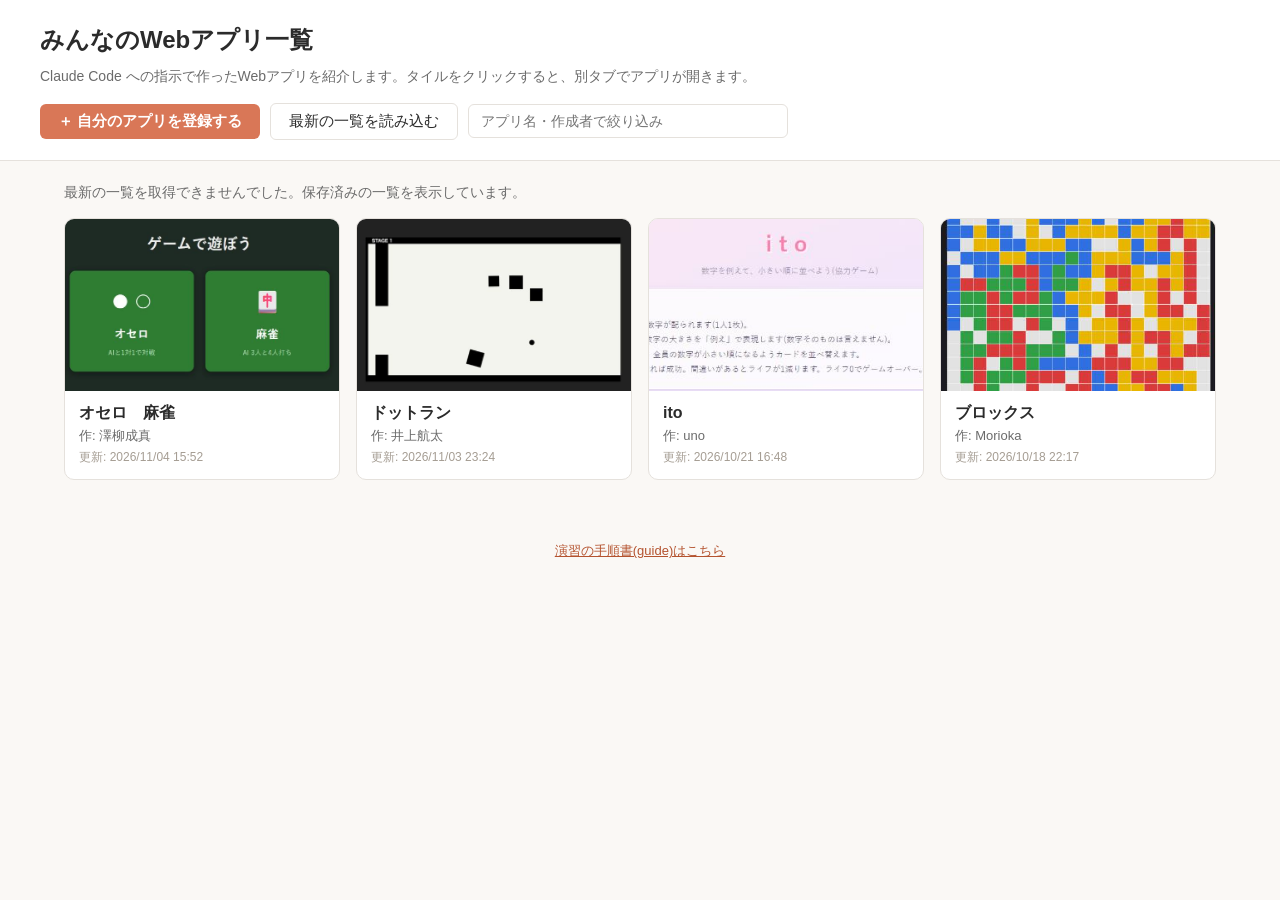
<file: apps/index.html>
<!DOCTYPE html>
<html lang="ja">
<head>
<meta charset="UTF-8">
<meta name="viewport" content="width=device-width, initial-scale=1">
<title>みんなのWebアプリ一覧</title>
<style>
  :root { --accent: #d97757; --text: #2b2b2b; --muted: #6b6b6b; --line: #e5e1dc; --bg: #faf8f5; }
  * { box-sizing: border-box; }
  body { margin: 0; background: var(--bg); color: var(--text); line-height: 1.7;
         font-family: "Hiragino Sans", "Yu Gothic UI", "Meiryo", sans-serif; }
  header { background: #fff; border-bottom: 1px solid var(--line); padding: 20px 24px; }
  header .inner, main { max-width: 1200px; margin: 0 auto; }
  h1 { margin: 0 0 4px; font-size: 24px; }
  header p { margin: 0; color: var(--muted); font-size: 14px; }
  .toolbar { display: flex; flex-wrap: wrap; gap: 10px; align-items: center; margin-top: 14px; }
  .btn { display: inline-block; background: var(--accent); color: #fff; text-decoration: none; font-weight: bold;
         padding: 8px 18px; border-radius: 6px; border: none; font-size: 15px; cursor: pointer; font-family: inherit; }
  .btn.secondary { background: #fff; color: var(--text); border: 1px solid var(--line); font-weight: normal; }
  .btn:disabled { background: #ccc; cursor: default; }
  #search { flex: 1 1 220px; max-width: 320px; padding: 8px 12px; border: 1px solid var(--line); border-radius: 6px; font-size: 14px; }
  main { padding: 20px 24px 60px; }
  #status { color: var(--muted); font-size: 14px; margin: 0 0 14px; }
  .notice { background: #fff4e5; border-left: 4px solid #e8a33d; padding: 12px 16px; border-radius: 8px; font-size: 14px; color: var(--text); }

  /* ---- タイル一覧 ---- */
  .grid { display: grid; grid-template-columns: repeat(auto-fill, minmax(240px, 1fr)); gap: 16px; }
  .tile { display: block; background: #fff; border: 1px solid var(--line); border-radius: 10px; overflow: hidden;
          text-decoration: none; color: inherit; transition: transform 0.15s, box-shadow 0.15s; }
  .tile:hover { transform: translateY(-3px); box-shadow: 0 6px 18px rgba(0,0,0,0.1); }
  .thumb { aspect-ratio: 16 / 10; background: #eee center / cover no-repeat; display: flex; align-items: center; justify-content: center;
           font-size: 44px; font-weight: bold; color: rgba(255,255,255,0.9); }
  .tile .body { padding: 10px 14px 12px; }
  .tile h2 { margin: 0; font-size: 16px; line-height: 1.5; word-break: break-word; }
  .tile .author { color: var(--muted); font-size: 13px; }
  .tile .date { color: #a59d93; font-size: 12px; }

  /* ---- 登録ダイアログ ---- */
  dialog { border: none; border-radius: 12px; padding: 0; width: min(520px, 94vw); box-shadow: 0 10px 40px rgba(0,0,0,0.25); }
  dialog::backdrop { background: rgba(0,0,0,0.45); }
  .dlg { padding: 20px 24px; }
  .dlg h2 { margin: 0 0 12px; font-size: 20px; }
  .field { margin-bottom: 12px; }
  .field label { display: block; font-weight: bold; font-size: 14px; margin-bottom: 4px; }
  .field .hint { font-size: 12px; color: var(--muted); }
  .field input[type=text], .field input[type=url] { width: 100%; padding: 8px 10px; border: 1px solid #ccc; border-radius: 6px; font-size: 15px; font-family: inherit; }
  #dropZone { border: 2px dashed #d6d0c8; border-radius: 8px; padding: 10px; text-align: center; font-size: 13px; color: var(--muted);
              cursor: pointer; background: #fcfbf9; }
  #dropZone.over { border-color: var(--accent); background: #fbeee8; }
  #preview { display: none; max-width: 100%; max-height: 200px; margin: 8px auto 0; border-radius: 6px; border: 1px solid var(--line); }
  .actions { display: flex; justify-content: flex-end; gap: 8px; margin-top: 16px; }
  #formMsg { min-height: 20px; font-size: 14px; color: #c0392b; margin-top: 8px; }
  #formMsg.ok { color: #2f9e44; }
  .warn { font-size: 12px; color: #9c6b1e; background: #fff4e5; border-radius: 6px; padding: 6px 10px; margin-bottom: 12px; }

  footer { text-align: center; font-size: 13px; color: var(--muted); padding-bottom: 30px; }
  footer a { color: #b4532f; }
</style>
</head>
<body>
<header>
  <div class="inner">
    <h1>みんなのWebアプリ一覧</h1>
    <p>Claude Code への指示で作ったWebアプリを紹介します。タイルをクリックすると、別タブでアプリが開きます。</p>
    <div class="toolbar">
      <button id="openRegister" class="btn" type="button" disabled>＋ 自分のアプリを登録する</button>
      <button id="reloadBtn" class="btn secondary" type="button">最新の一覧を読み込む</button>
      <input id="search" type="search" placeholder="アプリ名・作成者で絞り込み">
    </div>
  </div>
</header>

<main>
  <div id="status">読み込み中…</div>
  <div id="list" class="grid"></div>
</main>

<footer><a href="../guide/" target="_blank" rel="noopener">演習の手順書(guide)はこちら</a></footer>

<dialog id="registerDlg">
  <form id="registerForm" class="dlg" method="dialog" novalidate>
    <h2>アプリを登録する</h2>
    <div class="warn">一覧は誰でも見られます。本名や学籍番号ではなく、ニックネームを使ってください。</div>
    <div class="field">
      <label for="fAuthor">作成者(ニックネーム)</label>
      <input id="fAuthor" type="text" maxlength="40" required placeholder="例: めいじ太郎">
    </div>
    <div class="field">
      <label for="fName">アプリ名</label>
      <input id="fName" type="text" maxlength="40" required placeholder="例: もぐらたたき">
    </div>
    <div class="field">
      <label for="fUrl">アプリの URL</label>
      <input id="fUrl" type="url" required placeholder="https://ユーザー名.github.io/リポジトリ名/">
      <div class="hint">同じ URL でもう一度登録すると、新しい内容に置き換わります。</div>
    </div>
    <div class="field">
      <label>スクリーンショット(任意)</label>
      <div id="dropZone" tabindex="0">クリックして画像を選ぶ / ここに画像をドラッグ / <b>Ctrl+V で貼り付け</b></div>
      <input id="fImage" type="file" accept="image/*" hidden>
      <img id="preview" alt="スクリーンショットのプレビュー">
    </div>
    <div id="formMsg"></div>
    <div class="actions">
      <button id="cancelBtn" class="btn secondary" type="button">キャンセル</button>
      <button id="submitBtn" class="btn" type="submit">登録する</button>
    </div>
  </form>
</dialog>

<script src="config.js"></script>
<script>
const API_URL = (window.APPS_CONFIG || {}).API_URL || '';
const statusEl = document.getElementById('status');
const listEl = document.getElementById('list');
const searchEl = document.getElementById('search');
let apps = [];
const APPS_CACHE_KEY = 'ndzemi-apps-list:' + API_URL;
const APPS_CACHE_MAX_AGE = 10 * 60 * 1000;
let loadRequest = 0;
let liveAppsLoaded = false;
let liveAppsFailed = false;

// 安全のため、http(s) の URL だけを扱う
function safeUrl(s) {
  try {
    const u = new URL(String(s).trim());
    return (u.protocol === 'https:' || u.protocol === 'http:') ? u.href : null;
  } catch (e) { return null; }
}
const safeImage = s => /^data:image\/(jpeg|png|webp);base64,[A-Za-z0-9+/=]+$/.test(s || '') ? s : '';

// 日時を「2026/10/18 22:17」の形にそろえる(読み取れない形ならそのまま表示)
function formatTime(s) {
  if (!s) return '';
  if (/^\d{4}\/\d{2}\/\d{2} \d{2}:\d{2}/.test(s)) return s;
  const d = new Date(String(s).replace(/\s*\(.*\)\s*$/, '')); // 末尾の「(日本標準時)」などを外して読む
  if (isNaN(d)) return String(s);
  const p = v => String(v).padStart(2, '0');
  return `${d.getFullYear()}/${p(d.getMonth() + 1)}/${p(d.getDate())} ${p(d.getHours())}:${p(d.getMinutes())}`;
}

// 画像がないアプリは、アプリ名から決まる色と頭文字で代わりのタイルを作る
function colorFor(text) {
  let h = 0;
  for (const ch of text) h = (h * 31 + ch.codePointAt(0)) % 360;
  return `hsl(${h}, 55%, 62%)`;
}

function showNotice(text) {
  statusEl.innerHTML = '';
  const n = document.createElement('div');
  n.className = 'notice';
  n.textContent = text;
  statusEl.appendChild(n);
}

function render() {
  const q = searchEl.value.trim().toLowerCase();
  const shown = apps.filter(a => !q || (a.name + ' ' + a.author).toLowerCase().includes(q));
  listEl.innerHTML = '';
  for (const a of shown) {
    // 学生の入力を表示するので、innerHTML ではなく textContent を使う
    const tile = document.createElement('a');
    tile.className = 'tile';
    tile.href = a.url;
    tile.target = '_blank';
    tile.rel = 'noopener noreferrer';
    const thumb = document.createElement('div');
    thumb.className = 'thumb';
    if (a.image) {
      thumb.style.backgroundImage = `url("${a.image}")`;
    } else {
      thumb.style.backgroundColor = colorFor(a.name);
      thumb.textContent = [...a.name][0] || '?';
    }
    const body = document.createElement('div');
    body.className = 'body';
    const h = document.createElement('h2'); h.textContent = a.name;
    const au = document.createElement('div'); au.className = 'author'; au.textContent = `作: ${a.author}`;
    const t = document.createElement('div'); t.className = 'date'; t.textContent = a.time ? `更新: ${formatTime(a.time)}` : '';
    body.append(h, au, t);
    tile.append(thumb, body);
    listEl.appendChild(tile);
  }
  statusEl.textContent = apps.length === 0 ? 'まだ登録されたアプリはありません。最初の登録者になりましょう!'
    : `${apps.length} 件のアプリが登録されています${q ? `(絞り込み: ${shown.length} 件)` : ''}`;
}

function normalizeApps(items) {
  if (!Array.isArray(items)) throw new Error('invalid apps');
  return items
    .map(a => ({ time: a.time, author: String(a.author), name: String(a.name), url: safeUrl(a.url), image: safeImage(a.image) }))
    .filter(a => a.url)
    .reverse(); // 新しい登録を先頭に
}

function saveCachedApps() {
  try { localStorage.setItem(APPS_CACHE_KEY, JSON.stringify({ time: Date.now(), apps })); } catch (e) { /* 保存できなくても使える */ }
}

function showCachedApps() {
  try {
    const cached = localStorage.getItem(APPS_CACHE_KEY);
    if (!cached) return false;
    const saved = JSON.parse(cached);
    if (!saved || !Array.isArray(saved.apps) || !Number.isFinite(saved.time) || Date.now() < saved.time || Date.now() - saved.time > APPS_CACHE_MAX_AGE) return false;
    apps = saved.apps.map(a => ({ time: a.time, author: String(a.author), name: String(a.name), url: safeUrl(a.url), image: safeImage(a.image) })).filter(a => a.url);
    render();
    return true;
  } catch (e) { /* 保存済みの一覧が読めなければ通常どおり取得する */ }
  return false;
}

// 初めて開く人にも、公開サイト上の一覧を先に見せる
function showSnapshotApps() {
  if (!API_URL) return;
  fetch('snapshot.json')
    .then(r => { if (!r.ok) throw new Error(); return r.json(); })
    .then(data => {
      if (liveAppsLoaded || !data.ok || data.apiUrl !== API_URL) return;
      apps = normalizeApps(data.apps);
      render();
      statusEl.textContent = liveAppsFailed
        ? '最新の一覧を取得できませんでした。保存済みの一覧を表示しています。'
        : '保存済みの一覧を表示中。最新の情報を確認しています…';
    })
    .catch(() => { /* 控えがなくても Google から取得する */ });
}

function load() {
  if (!API_URL) { showNotice('アプリ一覧は準備中です。登録の受け付けが始まるまでお待ちください。'); return; }
  const request = ++loadRequest;
  liveAppsFailed = false;
  document.getElementById('openRegister').disabled = false;
  statusEl.textContent = apps.length ? '前回の一覧を表示中。最新の情報を確認しています…' : '読み込み中…';
  fetch(`${API_URL}?t=${Date.now()}`)
    .then(r => r.json())
    .then(data => {
      if (request !== loadRequest) return;
      if (!data.ok) throw new Error();
      apps = normalizeApps(data.apps);
      liveAppsLoaded = true;
      render();
      saveCachedApps();
    })
    .catch(() => {
      if (request !== loadRequest) return;
      liveAppsFailed = true;
      statusEl.textContent = apps.length
        ? '最新の一覧を取得できませんでした。前回の一覧を表示しています。「最新の一覧を読み込む」を押して再試行してください。'
        : '一覧を読み込めませんでした。しばらくしてから「最新の一覧を読み込む」を押してください。';
    });
}

// ---- 登録 ----
const dlg = document.getElementById('registerDlg');
const form = document.getElementById('registerForm');
const formMsg = document.getElementById('formMsg');
const preview = document.getElementById('preview');
const fileInput = document.getElementById('fImage');
const dropZone = document.getElementById('dropZone');
let imageData = '';

function setFormMsg(text, ok) {
  formMsg.textContent = text;
  formMsg.classList.toggle('ok', !!ok);
}

// スクリーンショットを縮小し、スプレッドシートの1セル(最大5万文字)に収まる JPEG にする
function shrinkImage(file) {
  return new Promise((resolve, reject) => {
    const img = new Image();
    img.onload = () => {
      URL.revokeObjectURL(img.src);
      for (const maxW of [640, 480, 360]) {
        const scale = Math.min(1, maxW / img.width);
        const c = document.createElement('canvas');
        c.width = Math.round(img.width * scale);
        c.height = Math.round(img.height * scale);
        const g = c.getContext('2d');
        g.fillStyle = '#fff'; // 透明部分を白にする(JPEG は透明を扱えないため)
        g.fillRect(0, 0, c.width, c.height);
        g.drawImage(img, 0, 0, c.width, c.height);
        for (const q of [0.8, 0.65, 0.5, 0.4]) {
          const url = c.toDataURL('image/jpeg', q);
          if (url.length <= 45000) { resolve(url); return; }
        }
      }
      reject(new Error('too large'));
    };
    img.onerror = () => reject(new Error('not image'));
    img.src = URL.createObjectURL(file);
  });
}

function useImageFile(file) {
  if (!file || !file.type.startsWith('image/')) { setFormMsg('画像ファイルを選んでください'); return; }
  setFormMsg('画像を準備しています…', true);
  shrinkImage(file)
    .then(url => { imageData = url; preview.src = url; preview.style.display = 'block'; setFormMsg(''); })
    .catch(() => setFormMsg('この画像は使えませんでした。別の画像を選んでください'));
}

function openRegister() {
  form.reset();
  imageData = '';
  preview.style.display = 'none';
  setFormMsg('');
  document.getElementById('submitBtn').disabled = false;
  dlg.showModal();
}

dropZone.addEventListener('click', () => fileInput.click());
dropZone.addEventListener('keydown', e => { if (e.key === 'Enter' || e.key === ' ') { e.preventDefault(); fileInput.click(); } });
fileInput.addEventListener('change', () => useImageFile(fileInput.files[0]));
dropZone.addEventListener('dragover', e => { e.preventDefault(); dropZone.classList.add('over'); });
dropZone.addEventListener('dragleave', () => dropZone.classList.remove('over'));
dropZone.addEventListener('drop', e => { e.preventDefault(); dropZone.classList.remove('over'); useImageFile(e.dataTransfer.files[0]); });
// Win+Shift+S などで撮ったスクリーンショットを、そのまま Ctrl+V で貼り付けられるようにする
dlg.addEventListener('paste', e => {
  const item = [...e.clipboardData.items].find(i => i.type.startsWith('image/'));
  if (item) { e.preventDefault(); useImageFile(item.getAsFile()); }
});

document.getElementById('cancelBtn').addEventListener('click', () => dlg.close());

form.addEventListener('submit', e => {
  e.preventDefault();
  const author = document.getElementById('fAuthor').value.trim();
  const name = document.getElementById('fName').value.trim();
  const url = safeUrl(document.getElementById('fUrl').value);
  if (!author || !name) { setFormMsg('作成者とアプリ名を入力してください'); return; }
  if (!url) { setFormMsg('URL は https:// から始まる形で入力してください'); return; }

  const submitBtn = document.getElementById('submitBtn');
  submitBtn.disabled = true;
  setFormMsg('送信中…', true);
  // Content-Type を text/plain にすると、Apps Script でも受け付けられる形で送信できる
  fetch(API_URL, {
    method: 'POST',
    headers: { 'Content-Type': 'text/plain;charset=utf-8' },
    body: JSON.stringify({ author, name, url, image: imageData }),
  })
    .then(r => r.json())
    .then(res => {
      if (!res.ok) { const err = new Error(res.error || ''); err.fromServer = true; throw err; }
      apps = [{ time: new Date().toISOString(), author, name, url, image: imageData }, ...apps.filter(a => a.url !== url)];
      render();
      saveCachedApps();
      dlg.close();
      load();
    })
    .catch(err => {
      submitBtn.disabled = false;
      setFormMsg(err.fromServer && err.message ? `登録できませんでした: ${err.message}` : '登録できませんでした。時間をおいてもう一度試してください');
    });
});

document.getElementById('openRegister').addEventListener('click', openRegister);
document.getElementById('reloadBtn').addEventListener('click', load);
searchEl.addEventListener('input', render);
if (!showCachedApps()) showSnapshotApps();
load();
// 手順書などから …/apps/#register で開いたときは、登録欄を最初から開く
if (location.hash === '#register' && API_URL) openRegister();
</script>
</body>
</html>
</file>
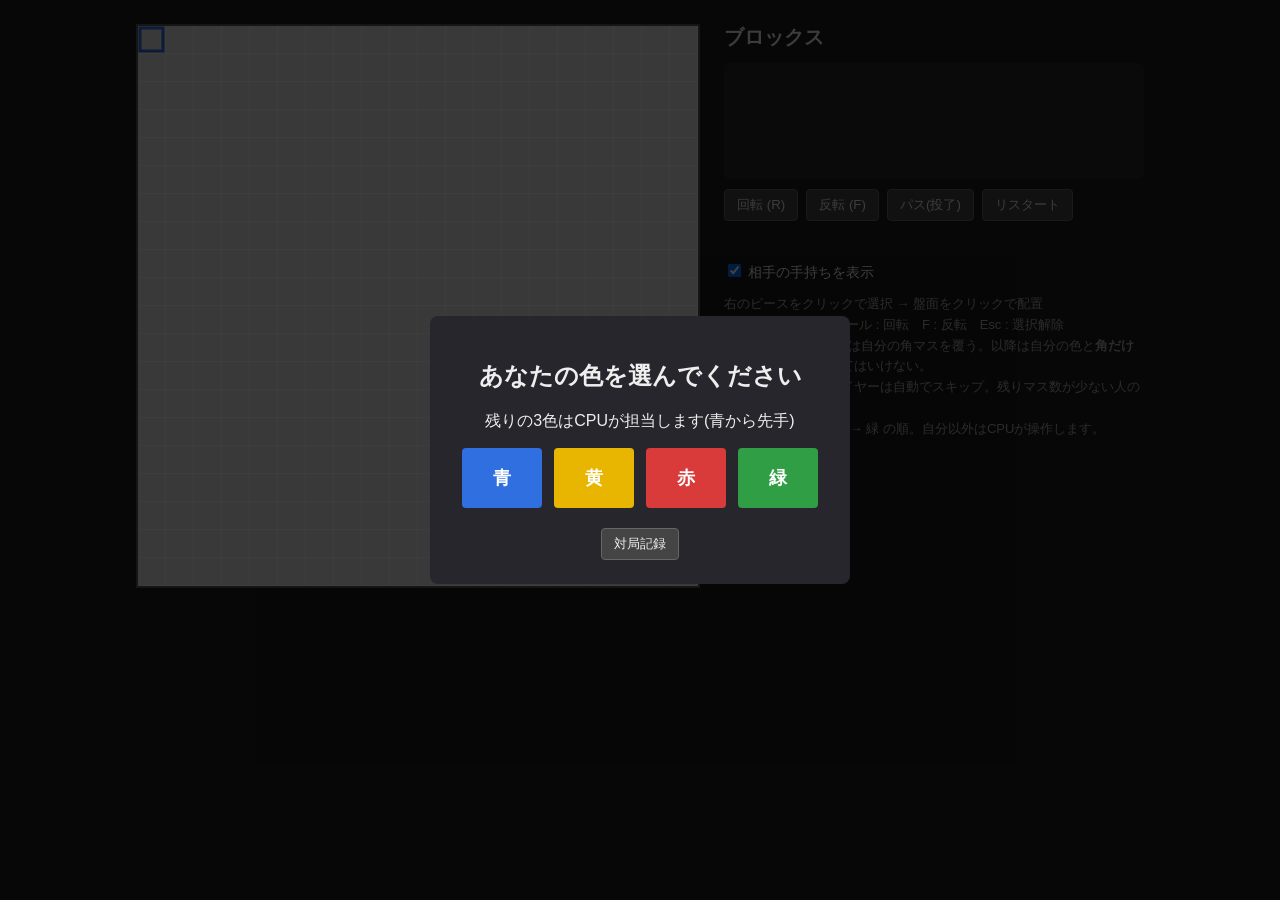
<file: game/index.html>
<!DOCTYPE html>
<html lang="ja">
<head>
<meta charset="UTF-8">
<title>ブロックス</title>
<style>
  body { margin:0; background:#1b1b1f; color:#eee; font-family:sans-serif;
         display:flex; justify-content:center; align-items:flex-start; gap:24px; padding:24px; }
  canvas#board { background:#f4f4f4; border:2px solid #555; cursor:pointer; }
  .side { width:420px; }
  .side h2 { margin:0 0 8px; font-size:20px; }
  #turn { font-size:18px; margin-bottom:8px; }
  #turn .chip { display:inline-block; width:14px; height:14px; border-radius:3px; vertical-align:middle; margin-right:6px; }
  #scores { list-style:none; padding:0; margin:0 0 12px; font-size:14px; }
  #scores li { margin:2px 0; }
  #scores li.done { opacity:0.45; }
  /* align-items:flex-start と flex:none で、キャンバスが行の高さに引き伸ばされたり縮んだりしないようにする */
  #palette { display:flex; flex-wrap:wrap; align-items:flex-start; align-content:flex-start; gap:6px; background:#26262c; padding:8px; border-radius:6px; min-height:100px; }
  #palette canvas { flex:none; background:#33333a; border:2px solid transparent; border-radius:4px; cursor:pointer; }
  #palette canvas.selected { border-color:#fff; }
  .toggle { display:block; margin:10px 0 6px; font-size:14px; cursor:pointer; }
  .other { margin-bottom:6px; }
  .other .label { font-size:13px; margin-bottom:2px; }
  .other .pieces { display:flex; flex-wrap:wrap; align-items:flex-start; align-content:flex-start; gap:3px; }
  .other canvas { flex:none; }
  .buttons { margin:10px 0; display:flex; gap:8px; }
  button { background:#444; color:#eee; border:1px solid #666; border-radius:4px; padding:6px 12px; cursor:pointer; }
  button:hover { background:#555; }
  #msg { min-height:20px; color:#ffcc66; font-size:14px; margin:6px 0; }
  .help { margin-top:12px; font-size:13px; color:#aaa; line-height:1.6; }
  #start { position:fixed; inset:0; background:rgba(0,0,0,0.75); display:flex; align-items:center; justify-content:center; }
  #start .box { background:#26262c; padding:24px 32px; border-radius:8px; text-align:center; }
  #start .colors { display:flex; gap:12px; margin-top:16px; }
  #start .colors button { width:80px; height:60px; font-size:18px; font-weight:bold; color:#fff; border:none; }
  #start .records { margin-top:20px; display:flex; gap:8px; justify-content:center; }
  #recordsMenu { position:fixed; inset:0; background:rgba(0,0,0,0.75); display:none; align-items:center; justify-content:center; }
  #recordsMenu .box { background:#26262c; padding:20px 24px; border-radius:8px; width:520px; max-height:80vh; display:flex; flex-direction:column; }
  #recordsMenu h2 { margin:0 0 12px; }
  #recordsList { overflow-y:auto; flex:1; margin-bottom:12px; }
  #recordsList .item { padding:8px 10px; border-radius:4px; cursor:pointer; font-size:14px; border-bottom:1px solid #3a3a42; }
  #recordsList .item:hover { background:#3a3a44; }
  #recordsList .sub { color:#aaa; font-size:12px; margin-top:2px; }
  #replayBar { display:none; background:#2e2e36; padding:8px; border-radius:6px; margin:10px 0; }
  #replayBar .row { display:flex; gap:6px; align-items:center; }
  #replayBar input[type=range] { flex:1; }
  #replayInfo { font-size:14px; margin-top:6px; min-height:20px; }
</style>
</head>
<body>
<canvas id="board" width="560" height="560"></canvas>
<div class="side">
  <h2>ブロックス</h2>
  <div id="turn"></div>
  <ul id="scores"></ul>
  <div id="palette"></div>
  <div class="buttons">
    <button id="rotate">回転 (R)</button>
    <button id="flip">反転 (F)</button>
    <button id="pass">パス(投了)</button>
    <button id="restart">リスタート</button>
  </div>
  <div class="buttons" id="recordButtons" style="display:none">
    <button id="review">振り返り</button>
    <button class="openRecords">対局記録</button>
  </div>
  <div id="replayBar">
    <div class="row">
      <button id="rpFirst" title="最初へ (Home)">⏮</button>
      <button id="rpPrev" title="1手戻る (←)">◀</button>
      <button id="rpNext" title="1手進む (→)">▶</button>
      <button id="rpLast" title="最後へ (End)">⏭</button>
      <button id="rpAuto">自動再生</button>
      <button id="rpExit">終了</button>
    </div>
    <div class="row"><input type="range" id="rpSlider" min="0" value="0"></div>
    <div id="replayInfo"></div>
  </div>
  <div id="msg"></div>
  <label class="toggle"><input type="checkbox" id="showOthers" checked> 相手の手持ちを表示</label>
  <div id="others"></div>
  <div class="help">
    右のピースをクリックで選択 → 盤面をクリックで配置<br>
    R / 右クリック / ホイール : 回転　F : 反転　Esc : 選択解除<br>
    ルール: 最初のピースは自分の角マスを覆う。以降は自分の色と<b>角だけ</b>で接し、<b>辺</b>では接してはいけない。<br>
    置けなくなったプレイヤーは自動でスキップ。残りマス数が少ない人の勝ち。<br>
    手番は 青 → 黄 → 赤 → 緑 の順。自分以外はCPUが操作します。
  </div>
</div>
<div id="start">
  <div class="box">
    <h2>あなたの色を選んでください</h2>
    <div>残りの3色はCPUが担当します(青から先手)</div>
    <div class="colors" id="colorButtons"></div>
    <div class="records">
      <button class="openRecords">対局記録</button>
    </div>
  </div>
</div>
<div id="recordsMenu">
  <div class="box">
    <h2>対局記録</h2>
    <div id="recordsList"></div>
    <button id="closeRecords">閉じる</button>
  </div>
</div>
<script src="config.js"></script>
<script>
const N = 20, SIZE = 28;
const ctx = document.getElementById('board').getContext('2d');

const PLAYERS = [
  { name: '青', color: '#2f6fdf', corner: [0, 0] },
  { name: '黄', color: '#e8b500', corner: [N - 1, 0] },
  { name: '赤', color: '#d93a3a', corner: [N - 1, N - 1] },
  { name: '緑', color: '#2f9e44', corner: [0, N - 1] },
];

// 21種のピース([x, y] のマス座標)
const PIECES = [
  [[0,0]],
  [[0,0],[1,0]],
  [[0,0],[1,0],[2,0]],
  [[0,0],[0,1],[1,1]],
  [[0,0],[1,0],[2,0],[3,0]],
  [[0,0],[0,1],[0,2],[1,2]],
  [[0,0],[1,0],[2,0],[1,1]],
  [[0,0],[1,0],[0,1],[1,1]],
  [[1,0],[2,0],[0,1],[1,1]],
  [[1,0],[2,0],[0,1],[1,1],[1,2]],          // F
  [[0,0],[1,0],[2,0],[3,0],[4,0]],          // I5
  [[0,0],[0,1],[0,2],[0,3],[1,3]],          // L5
  [[0,0],[0,1],[1,1],[1,2],[1,3]],          // N
  [[0,0],[1,0],[0,1],[1,1],[0,2]],          // P
  [[0,0],[1,0],[2,0],[1,1],[1,2]],          // T5
  [[0,0],[2,0],[0,1],[1,1],[2,1]],          // U
  [[0,0],[0,1],[0,2],[1,2],[2,2]],          // V5
  [[0,0],[0,1],[1,1],[1,2],[2,2]],          // W
  [[1,0],[0,1],[1,1],[2,1],[1,2]],          // X
  [[1,0],[0,1],[1,1],[1,2],[1,3]],          // Y
  [[0,0],[1,0],[1,1],[1,2],[2,2]],          // Z5
];

const PIECE_NAMES = ['1','2','I3','V3','I4','L4','T4','O','Z4','F','I5','L5','N','P','T5','U','V5','W','X','Y','Z5'];

let grid, current, hands, done, placedCount, lastPieceSize, selected, shape, hover, gameOver;
let human = 0;
// 対局記録。moves の要素は {p, piece, cells(盤上の絶対座標)} / {p, skip:true} / {p, resign:true}
let record = null;
let replay = null; // 振り返り中は {record, step, timer}
let gameId = 0; // リスタート時に、前のゲームのCPU手番タイマーを無効化するため
const CPU_DELAY = 500;

// 左上を(0,0)に揃え、並びを一定にする
function normalize(cells) {
  const mx = Math.min(...cells.map(c => c[0])), my = Math.min(...cells.map(c => c[1]));
  return cells.map(([x, y]) => [x - mx, y - my]).sort((a, b) => a[1] - b[1] || a[0] - b[0]);
}
const rotateShape = cells => normalize(cells.map(([x, y]) => [-y, x]));
const flipShape = cells => normalize(cells.map(([x, y]) => [-x, y]));

// 回転・反転の全パターン(重複除去)
function orientations(cells) {
  const seen = new Set(), res = [];
  let s = normalize(cells);
  for (let f = 0; f < 2; f++) {
    for (let r = 0; r < 4; r++) {
      const key = JSON.stringify(s);
      if (!seen.has(key)) { seen.add(key); res.push(s); }
      s = rotateShape(s);
    }
    s = flipShape(s);
  }
  return res;
}
const ORIENTS = PIECES.map(orientations);

const inside = (x, y) => x >= 0 && y >= 0 && x < N && y < N;

function canPlace(p, cells, ox, oy) {
  const first = placedCount[p] === 0;
  let touchesCorner = false;
  for (const [cx, cy] of cells) {
    const x = ox + cx, y = oy + cy;
    if (!inside(x, y) || grid[y][x] !== null) return false;
    // 辺で自分の色と接してはいけない
    for (const [dx, dy] of [[1,0],[-1,0],[0,1],[0,-1]]) {
      const nx = x + dx, ny = y + dy;
      if (inside(nx, ny) && grid[ny][nx] === p) return false;
    }
    if (first) {
      if (x === PLAYERS[p].corner[0] && y === PLAYERS[p].corner[1]) touchesCorner = true;
    } else {
      for (const [dx, dy] of [[1,1],[1,-1],[-1,1],[-1,-1]]) {
        const nx = x + dx, ny = y + dy;
        if (inside(nx, ny) && grid[ny][nx] === p) touchesCorner = true;
      }
    }
  }
  return touchesCorner;
}

function hasAnyMove(p) {
  for (const idx of hands[p])
    for (const cells of ORIENTS[idx])
      for (let y = 0; y < N; y++)
        for (let x = 0; x < N; x++)
          if (canPlace(p, cells, x, y)) return true;
  return false;
}

// 自分の色の「次に置ける起点(角で接し辺で接しない空きマス)」の数
function countAnchors(p) {
  let n = 0;
  for (let y = 0; y < N; y++)
    for (let x = 0; x < N; x++) {
      if (grid[y][x] !== null) continue;
      let edge = false, diag = false;
      for (const [dx, dy] of [[1,0],[-1,0],[0,1],[0,-1]]) {
        const nx = x + dx, ny = y + dy;
        if (inside(nx, ny) && grid[ny][nx] === p) edge = true;
      }
      if (edge) continue;
      for (const [dx, dy] of [[1,1],[1,-1],[-1,1],[-1,-1]]) {
        const nx = x + dx, ny = y + dy;
        if (inside(nx, ny) && grid[ny][nx] === p) diag = true;
      }
      if (diag) n++;
    }
  return n;
}

// 簡易CPU: 大きいピース優先 + 盤の中央へ伸びる + 起点が増える手を好む(少しランダム)
function cpuChooseMove(p) {
  const moves = [];
  for (const idx of hands[p])
    for (const cells of ORIENTS[idx])
      for (let y = 0; y < N; y++)
        for (let x = 0; x < N; x++)
          if (canPlace(p, cells, x, y)) moves.push({ idx, cells, x, y });
  if (moves.length === 0) return null;

  // まずピースの大きさと中央への近さで粗く評価し、上位だけ起点数で精査する
  const c = (N - 1) / 2;
  for (const m of moves) {
    let dist = 0;
    for (const [cx, cy] of m.cells) dist += Math.abs(m.x + cx - c) + Math.abs(m.y + cy - c);
    m.score = m.cells.length * 10 - (dist / m.cells.length) * 0.8 + Math.random() * 3;
  }
  moves.sort((a, b) => b.score - a.score);
  const top = moves.slice(0, 30);
  for (const m of top) {
    for (const [cx, cy] of m.cells) grid[m.y + cy][m.x + cx] = p;
    m.score += countAnchors(p) * 1.5;
    for (const [cx, cy] of m.cells) grid[m.y + cy][m.x + cx] = null;
  }
  top.sort((a, b) => b.score - a.score);
  return top[0];
}

function cpuTurn(id) {
  if (id !== gameId || gameOver || current === human) return;
  const m = cpuChooseMove(current);
  if (!m) { done[current] = true; record.moves.push({ p: current, skip: true }); nextTurn(); return; }
  selected = m.idx;
  shape = m.cells;
  place(m.x, m.y);
}

// マウス位置にピースの中心が来るよう原点を計算
function originFor(cells, mx, my) {
  const w = Math.max(...cells.map(c => c[0])) + 1, h = Math.max(...cells.map(c => c[1])) + 1;
  return [mx - Math.floor((w - 1) / 2), my - Math.floor((h - 1) / 2)];
}

function remaining(p) {
  return hands[p].reduce((s, i) => s + PIECES[i].length, 0);
}

function score(p) {
  // 公式ルール準拠の簡易計算: 残りマス×-1、全部置けたら+15(最後が1マスなら+20)
  if (hands[p].length === 0) return lastPieceSize[p] === 1 ? 20 : 15;
  return -remaining(p);
}

function setMsg(t) { document.getElementById('msg').textContent = t; }

function nextTurn() {
  selected = null; shape = null;
  for (let i = 1; i <= PLAYERS.length; i++) {
    const p = (current + i) % PLAYERS.length;
    if (done[p]) continue;
    if (hands[p].length === 0 || !hasAnyMove(p)) {
      done[p] = true;
      record.moves.push({ p, skip: true });
      setMsg(`${PLAYERS[p].name} はもう置けないのでスキップします`);
      continue;
    }
    current = p;
    updateUI();
    if (p !== human) {
      const id = gameId;
      setTimeout(() => cpuTurn(id), CPU_DELAY);
    }
    return;
  }
  gameOver = true;
  const scores = PLAYERS.map((_, p) => score(p));
  const best = Math.max(...scores);
  record.result = { scores, winners: PLAYERS.map((_, p) => p).filter(p => scores[p] === best) };
  updateUI();
  saveRecordToServer(record);
}

// ---- 対局記録の保存先 ----
// config.js に RECORDS_API_URL(Google Apps Script)があればそこへ、なければ server.py の /api/records へ保存する
const RECORDS_API = (window.GAME_CONFIG || {}).RECORDS_API_URL || '';

function getJson(r) {
  if (!r.ok) throw new Error(r.status);
  return r.json();
}

const recordsApi = RECORDS_API ? {
  // Content-Type を text/plain にすると、Apps Script でも受け付けられる形で送信できる
  save: rec => fetch(RECORDS_API, { method: 'POST', headers: { 'Content-Type': 'text/plain;charset=utf-8' }, body: JSON.stringify({ action: 'saveRecord', record: rec }) })
    .then(getJson).then(d => {
      if (!d.ok) { const err = new Error(d.error || ''); err.fromServer = true; throw err; }
      return d;
    }),
  list: () => fetch(`${RECORDS_API}?action=records&t=${Date.now()}`)
    .then(getJson).then(d => { if (!d.ok || !Array.isArray(d.records)) throw new Error(); return d.records; }),
  get: id => fetch(`${RECORDS_API}?action=record&id=${encodeURIComponent(id)}&t=${Date.now()}`)
    .then(getJson).then(d => { if (!d.ok) throw new Error(); return d.record; }),
} : {
  save: rec => fetch('/api/records', { method: 'POST', headers: { 'Content-Type': 'application/json' }, body: JSON.stringify(rec) }).then(getJson),
  list: () => fetch('/api/records').then(getJson),
  get: id => fetch('/api/records/' + encodeURIComponent(id)).then(getJson),
};
const RECORDS_HELP = RECORDS_API ? '(通信状態を確認して、しばらくしてから試してください)' : '(サーバー経由で開いているか確認してください)';
const RECORDS_CACHE_KEY = 'ndzemi-game-records:' + RECORDS_API;
const RECORDS_CACHE_MAX_AGE = 10 * 60 * 1000;
let cachedRecordList = null;
let cachedRecordListAt = 0;
let recordsListRequest = 0;
// 公開サイトの控えを先に読み、初回の対局記録メニューを早く表示する
const recordSnapshot = RECORDS_API ? fetch('records-snapshot.json')
  .then(r => { if (!r.ok) throw new Error(); return r.json(); })
  .catch(() => null) : Promise.resolve(null);

function saveRecordToServer(rec) {
  recordsApi.save(rec)
    .then(res => {
      if (cachedRecordList && res.id) {
        cachedRecordList = [{ id: res.id, date: rec.date, human: rec.human, moves: rec.moves.length, result: rec.result }, ...cachedRecordList].slice(0, 200);
        cachedRecordListAt = Date.now();
        try { localStorage.setItem(RECORDS_CACHE_KEY, JSON.stringify({ time: cachedRecordListAt, records: cachedRecordList })); } catch (e) { /* 保存できなくても使える */ }
      } else {
        cachedRecordList = null;
        cachedRecordListAt = 0;
        try { localStorage.removeItem(RECORDS_CACHE_KEY); } catch (e) { /* 保存できなくても使える */ }
      }
      setMsg('対局記録を保存しました');
    })
    // 保存先から理由が返ってきた場合は、原因を調べやすいようにその理由も表示する
    .catch(err => setMsg('対局記録を保存できませんでした' + (err.fromServer && err.message ? `: ${err.message}` : RECORDS_HELP)));
}

function place(ox, oy) {
  if (!canPlace(current, shape, ox, oy)) { setMsg('そこには置けません'); return; }
  for (const [cx, cy] of shape) grid[oy + cy][ox + cx] = current;
  record.moves.push({ p: current, piece: selected, cells: shape.map(([cx, cy]) => [ox + cx, oy + cy]) });
  hands[current] = hands[current].filter(i => i !== selected);
  placedCount[current]++;
  lastPieceSize[current] = shape.length;
  setMsg('');
  nextTurn();
}

function selectPiece(idx) {
  selected = idx;
  shape = normalize(PIECES[idx]);
  updateUI();
}

function drawPiece(c, cells, color, cell, offX, offY) {
  c.fillStyle = color;
  for (const [x, y] of cells) c.fillRect(offX + x * cell, offY + y * cell, cell - 1, cell - 1);
}

function updateUI() {
  const turn = document.getElementById('turn');
  document.getElementById('recordButtons').style.display = gameOver && !replay ? 'flex' : 'none';
  document.getElementById('replayBar').style.display = replay ? 'block' : 'none';
  if (replay) {
    turn.innerHTML = `振り返り中: ${replay.step} / ${replay.record.moves.length} 手`;
  } else if (gameOver) {
    const best = Math.max(...PLAYERS.map((_, p) => score(p)));
    const winners = PLAYERS.filter((_, p) => score(p) === best).map(pl => pl.name).join('・');
    turn.innerHTML = `ゲーム終了! 勝者: <b>${winners}</b>`;
  } else {
    const who = current === human ? '(あなたの番)' : '(CPU 考え中…)';
    turn.innerHTML = `<span class="chip" style="background:${PLAYERS[current].color}"></span>${PLAYERS[current].name} の番 ${who}`;
  }

  document.getElementById('scores').innerHTML = PLAYERS.map((pl, p) =>
    `<li class="${done[p] ? 'done' : ''}"><span style="color:${pl.color}">■</span> ${pl.name}${p === human ? '(あなた)' : '(CPU)'}: 残り ${hands[p].length} 個 / ${remaining(p)} マス (得点 ${score(p)})${done[p] ? ' — 終了' : ''}</li>`
  ).join('');

  // パレットは常に自分(人間)のピースを表示。選べるのは自分の番のときだけ
  const pal = document.getElementById('palette');
  pal.innerHTML = '';
  const myTurn = !gameOver && current === human;
  pal.style.opacity = myTurn ? 1 : 0.5;
  for (const idx of hands[human]) {
    const cv = pieceCanvas(idx, PLAYERS[human].color, 12, 4);
    if (myTurn && idx === selected) cv.classList.add('selected');
    cv.addEventListener('click', () => { if (!gameOver && current === human) selectPiece(idx); });
    pal.appendChild(cv);
  }

  // 相手(CPU)の手持ち。表示はチェックボックスで切り替え
  const others = document.getElementById('others');
  others.innerHTML = '';
  if (document.getElementById('showOthers').checked) {
    PLAYERS.forEach((pl, p) => {
      if (p === human) return;
      const box = document.createElement('div');
      box.className = 'other';
      box.innerHTML = `<div class="label" style="color:${pl.color}">${pl.name}(CPU): 残り ${hands[p].length} 個</div>`;
      const row = document.createElement('div');
      row.className = 'pieces';
      for (const idx of hands[p]) row.appendChild(pieceCanvas(idx, pl.color, 6, 1));
      box.appendChild(row);
      others.appendChild(box);
    });
  }
  render();
}

// ピース1個分のキャンバスを作る。表示サイズを描画ピクセルと一致させ、セルを常に正方形・同じ大きさに保つ
function pieceCanvas(idx, color, cell, pad) {
  const cells = normalize(PIECES[idx]);
  const w = Math.max(...cells.map(c => c[0])) + 1, h = Math.max(...cells.map(c => c[1])) + 1;
  const cv = document.createElement('canvas');
  cv.width = w * cell + pad * 2; cv.height = h * cell + pad * 2;
  cv.style.width = cv.width + 'px'; cv.style.height = cv.height + 'px';
  drawPiece(cv.getContext('2d'), cells, color, cell, pad, pad);
  return cv;
}

function render() {
  ctx.clearRect(0, 0, N * SIZE, N * SIZE);
  for (let y = 0; y < N; y++)
    for (let x = 0; x < N; x++) {
      const v = grid[y][x];
      ctx.fillStyle = v === null ? '#e2e2e2' : PLAYERS[v].color;
      ctx.fillRect(x * SIZE, y * SIZE, SIZE - 1, SIZE - 1);
    }

  // 振り返り中は直前に置かれたピースを枠で強調
  if (replay && replay.step > 0) {
    const m = replay.record.moves[replay.step - 1];
    if (m.cells) {
      ctx.strokeStyle = '#000';
      ctx.lineWidth = 3;
      for (const [x, y] of m.cells) ctx.strokeRect(x * SIZE + 2, y * SIZE + 2, SIZE - 5, SIZE - 5);
    }
  }

  if (replay || gameOver || current !== human) return;

  // 初手なら自分の角マスを示す
  if (placedCount[current] === 0) {
    const [cx, cy] = PLAYERS[current].corner;
    ctx.strokeStyle = PLAYERS[current].color;
    ctx.lineWidth = 3;
    ctx.strokeRect(cx * SIZE + 2, cy * SIZE + 2, SIZE - 5, SIZE - 5);
  }

  // 配置プレビュー
  if (shape && hover) {
    const [ox, oy] = originFor(shape, hover[0], hover[1]);
    const ok = canPlace(current, shape, ox, oy);
    ctx.globalAlpha = ok ? 0.75 : 0.35;
    for (const [cx, cy] of shape) {
      const x = ox + cx, y = oy + cy;
      if (!inside(x, y)) continue;
      ctx.fillStyle = PLAYERS[current].color;
      ctx.fillRect(x * SIZE, y * SIZE, SIZE - 1, SIZE - 1);
      if (!ok) {
        ctx.strokeStyle = '#000';
        ctx.lineWidth = 2;
        ctx.strokeRect(x * SIZE + 1, y * SIZE + 1, SIZE - 3, SIZE - 3);
      }
    }
    ctx.globalAlpha = 1;
  }
}

function reset() {
  grid = Array.from({ length: N }, () => Array(N).fill(null));
  hands = PLAYERS.map(() => PIECES.map((_, i) => i));
  done = PLAYERS.map(() => false);
  placedCount = PLAYERS.map(() => 0);
  lastPieceSize = PLAYERS.map(() => 0);
  selected = null; shape = null; hover = null; gameOver = false;
  gameId++;
  stopAutoplay();
  replay = null;
  record = { version: 1, date: new Date().toISOString(), human, moves: [] };
  setMsg('');
  // 直前を「最後のプレイヤー」にして nextTurn を呼ぶと青から始まる(CPUなら自動で打つ)
  current = PLAYERS.length - 1;
  nextTurn();
}

function showStart() {
  gameId++; // 進行中のCPU手番を止める
  stopAutoplay();
  document.getElementById('start').style.display = 'flex';
}

// ---- 振り返り ----

// 記録の最初の step 手を適用した局面を盤面・手持ちに反映する
function applyState(rec, step) {
  grid = Array.from({ length: N }, () => Array(N).fill(null));
  hands = PLAYERS.map(() => PIECES.map((_, i) => i));
  done = PLAYERS.map(() => false);
  placedCount = PLAYERS.map(() => 0);
  lastPieceSize = PLAYERS.map(() => 0);
  for (const m of rec.moves.slice(0, step)) {
    if (m.cells) {
      for (const [x, y] of m.cells) if (inside(x, y)) grid[y][x] = m.p;
      hands[m.p] = hands[m.p].filter(i => i !== m.piece);
      placedCount[m.p]++;
      lastPieceSize[m.p] = m.cells.length;
    } else {
      done[m.p] = true;
    }
  }
}

function describeMove(m) {
  const name = PLAYERS[m.p].name;
  if (m.cells) return `${name} が ${PIECE_NAMES[m.piece]}(${m.cells.length}マス)を置いた`;
  if (m.resign) return `${name} が投了した`;
  return `${name} は置けないので終了`;
}

function setStep(step) {
  const n = replay.record.moves.length;
  replay.step = Math.max(0, Math.min(n, step));
  applyState(replay.record, replay.step);
  const slider = document.getElementById('rpSlider');
  slider.max = n;
  slider.value = replay.step;
  document.getElementById('replayInfo').textContent =
    replay.step === 0 ? '開始局面' : `${replay.step}手目: ${describeMove(replay.record.moves[replay.step - 1])}`;
  updateUI();
}

function startReplay(rec, step) {
  gameId++; // 対局中のCPU手番を止める
  stopAutoplay();
  human = rec.human;
  replay = { record: rec, step: 0, timer: null };
  selected = null; shape = null;
  gameOver = true; // 振り返り中は盤面操作を受け付けない
  setMsg('');
  document.getElementById('start').style.display = 'none';
  setStep(step);
}

function exitReplay() {
  stopAutoplay();
  const rec = replay.record;
  replay = null;
  record = rec;
  applyState(rec, rec.moves.length);
  updateUI();
}

function stopAutoplay() {
  if (replay && replay.timer) { clearInterval(replay.timer); replay.timer = null; }
  document.getElementById('rpAuto').textContent = '自動再生';
}

function toggleAutoplay() {
  if (replay.timer) { stopAutoplay(); return; }
  if (replay.step >= replay.record.moves.length) setStep(0);
  document.getElementById('rpAuto').textContent = '停止';
  replay.timer = setInterval(() => {
    setStep(replay.step + 1);
    if (replay.step >= replay.record.moves.length) stopAutoplay();
  }, 700);
}

function isValidRecord(rec) {
  return rec && Array.isArray(rec.moves) && Number.isInteger(rec.human) && rec.human >= 0 && rec.human < PLAYERS.length &&
    rec.moves.every(m => m && Number.isInteger(m.p) && m.p >= 0 && m.p < PLAYERS.length &&
      (!m.cells || (Array.isArray(m.cells) && Number.isInteger(m.piece) && m.piece >= 0 && m.piece < PIECES.length)));
}

// ---- 対局記録メニュー(サーバーに保管された記録の一覧) ----

function formatDate(iso) {
  const d = new Date(iso);
  if (isNaN(d)) return '日時不明';
  const pad = v => String(v).padStart(2, '0');
  return `${d.getFullYear()}/${pad(d.getMonth() + 1)}/${pad(d.getDate())} ${pad(d.getHours())}:${pad(d.getMinutes())}`;
}

function renderRecordsList(items) {
  const list = document.getElementById('recordsList');
  list.innerHTML = '';
  if (items.length === 0) { list.textContent = 'まだ対局記録がありません'; return; }
  for (const it of items) {
    // 保存先は共有なので、受け取った値は数値などに整えてから textContent で表示する
    const human = Number(it.human);
    const me = PLAYERS[human] ? PLAYERS[human].name : '?';
    let result = '';
    if (it.result && Array.isArray(it.result.winners) && Array.isArray(it.result.scores)) {
      const winnerIds = it.result.winners.map(Number).filter(p => PLAYERS[p]);
      const winners = winnerIds.map(p => PLAYERS[p].name).join('・');
      const mine = winnerIds.includes(human) ? '勝ち' : '負け';
      const scores = it.result.scores.slice(0, PLAYERS.length).map((s, p) => PLAYERS[p].name + Number(s)).join(' ');
      result = `勝者: ${winners}(あなたの${mine}) / 得点 ${scores}`;
    }
    const div = document.createElement('div');
    div.className = 'item';
    const main = document.createElement('div');
    main.textContent = `${formatDate(it.date)} — あなた: ${me} / ${Number(it.moves) || 0} 手`;
    const sub = document.createElement('div');
    sub.className = 'sub';
    sub.textContent = result;
    div.append(main, sub);
    div.addEventListener('click', () => loadRecordFromServer(it.id));
    list.appendChild(div);
  }
}

function openRecordsMenu() {
  const menu = document.getElementById('recordsMenu');
  const list = document.getElementById('recordsList');
  const request = ++recordsListRequest;
  let liveRecordsLoaded = false;
  let liveRecordsFailed = false;
  if (cachedRecordList && Date.now() - cachedRecordListAt > RECORDS_CACHE_MAX_AGE) cachedRecordList = null;
  if (!cachedRecordList) {
    try {
      const saved = JSON.parse(localStorage.getItem(RECORDS_CACHE_KEY));
      if (saved && Array.isArray(saved.records) && Number.isFinite(saved.time) && Date.now() >= saved.time && Date.now() - saved.time <= RECORDS_CACHE_MAX_AGE) {
        cachedRecordList = saved.records;
        cachedRecordListAt = saved.time;
      }
    } catch (e) { /* 保存済みの一覧が読めなければ通常どおり取得する */ }
  }
  if (cachedRecordList) {
    renderRecordsList(cachedRecordList);
    const note = document.createElement('div');
    note.className = 'sub';
    note.textContent = '前回の一覧を表示中。最新の記録を確認しています…';
    list.prepend(note);
  } else {
    list.textContent = '読み込み中…';
  }
  menu.style.display = 'flex';
  if (!cachedRecordList) recordSnapshot.then(data => {
    if (request !== recordsListRequest || liveRecordsLoaded || cachedRecordList || !data || !data.ok || data.apiUrl !== RECORDS_API || !Array.isArray(data.records)) return;
    cachedRecordList = data.records;
    cachedRecordListAt = Date.now();
    renderRecordsList(data.records);
    const note = document.createElement('div');
    note.className = 'sub';
    note.textContent = liveRecordsFailed
      ? '最新の記録を取得できませんでした。保存済みの一覧を表示しています。'
      : '保存済みの一覧を表示中。最新の記録を確認しています…';
    list.prepend(note);
  });
  recordsApi.list()
    .then(items => {
      if (request !== recordsListRequest) return;
      liveRecordsLoaded = true;
      cachedRecordList = items;
      cachedRecordListAt = Date.now();
      try { localStorage.setItem(RECORDS_CACHE_KEY, JSON.stringify({ time: cachedRecordListAt, records: items })); } catch (e) { /* 保存できなくても使える */ }
      renderRecordsList(items);
    })
    .catch(() => {
      if (request !== recordsListRequest) return;
      liveRecordsFailed = true;
      if (!cachedRecordList) { list.textContent = '対局記録を取得できませんでした' + RECORDS_HELP; return; }
      const note = list.querySelector('.sub');
      if (note) note.textContent = '最新の記録を取得できませんでした。前回の一覧を表示しています。';
    });
}

function loadRecordFromServer(id) {
  recordsApi.get(id)
    .then(rec => {
      if (!isValidRecord(rec)) throw new Error('invalid');
      document.getElementById('recordsMenu').style.display = 'none';
      startReplay(rec, 0);
    })
    .catch(() => alert('対局記録を読み込めませんでした'));
}

document.querySelectorAll('.openRecords').forEach(b => b.addEventListener('click', openRecordsMenu));
document.getElementById('closeRecords').addEventListener('click', () => {
  document.getElementById('recordsMenu').style.display = 'none';
});
document.getElementById('review').addEventListener('click', () => startReplay(record, 0));
document.getElementById('rpFirst').addEventListener('click', () => { stopAutoplay(); setStep(0); });
document.getElementById('rpPrev').addEventListener('click', () => { stopAutoplay(); setStep(replay.step - 1); });
document.getElementById('rpNext').addEventListener('click', () => { stopAutoplay(); setStep(replay.step + 1); });
document.getElementById('rpLast').addEventListener('click', () => { stopAutoplay(); setStep(replay.record.moves.length); });
document.getElementById('rpAuto').addEventListener('click', toggleAutoplay);
document.getElementById('rpExit').addEventListener('click', exitReplay);
document.getElementById('rpSlider').addEventListener('input', e => { stopAutoplay(); setStep(Number(e.target.value)); });

const colorButtons = document.getElementById('colorButtons');
PLAYERS.forEach((pl, p) => {
  const b = document.createElement('button');
  b.textContent = pl.name;
  b.style.background = pl.color;
  b.addEventListener('click', () => {
    human = p;
    document.getElementById('start').style.display = 'none';
    reset();
  });
  colorButtons.appendChild(b);
});

function doRotate() { if (shape) { shape = rotateShape(shape); render(); } }
function doFlip() { if (shape) { shape = flipShape(shape); render(); } }

const boardEl = document.getElementById('board');
boardEl.addEventListener('mousemove', e => {
  const r = boardEl.getBoundingClientRect();
  hover = [Math.floor((e.clientX - r.left) / SIZE), Math.floor((e.clientY - r.top) / SIZE)];
  render();
});
boardEl.addEventListener('mouseleave', () => { hover = null; render(); });
boardEl.addEventListener('click', () => {
  if (gameOver || current !== human || !shape || !hover) return;
  const [ox, oy] = originFor(shape, hover[0], hover[1]);
  place(ox, oy);
});
boardEl.addEventListener('contextmenu', e => { e.preventDefault(); doRotate(); });
boardEl.addEventListener('wheel', e => { if (shape) { e.preventDefault(); doRotate(); } }, { passive: false });

document.getElementById('rotate').addEventListener('click', doRotate);
document.getElementById('flip').addEventListener('click', doFlip);
document.getElementById('restart').addEventListener('click', showStart);
document.getElementById('showOthers').addEventListener('change', updateUI);
document.getElementById('pass').addEventListener('click', () => {
  if (gameOver || current !== human) return;
  done[current] = true;
  record.moves.push({ p: current, resign: true });
  setMsg(`${PLAYERS[current].name} が投了しました`);
  nextTurn();
});

document.addEventListener('keydown', e => {
  if (replay) {
    const steps = { ArrowLeft: replay.step - 1, ArrowRight: replay.step + 1, Home: 0, End: replay.record.moves.length };
    if (e.key in steps) { e.preventDefault(); stopAutoplay(); setStep(steps[e.key]); }
    return;
  }
  if (e.key === 'r' || e.key === 'R') doRotate();
  else if (e.key === 'f' || e.key === 'F') doFlip();
  else if (e.key === 'Escape') { selected = null; shape = null; updateUI(); }
});

// 色選択前も盤面だけは表示しておく
grid = Array.from({ length: N }, () => Array(N).fill(null));
hands = PLAYERS.map(() => PIECES.map((_, i) => i));
done = PLAYERS.map(() => false);
placedCount = PLAYERS.map(() => 0);
lastPieceSize = PLAYERS.map(() => 0);
current = 0; gameOver = false;
render();
showStart();
</script>
</body>
</html>
</file>
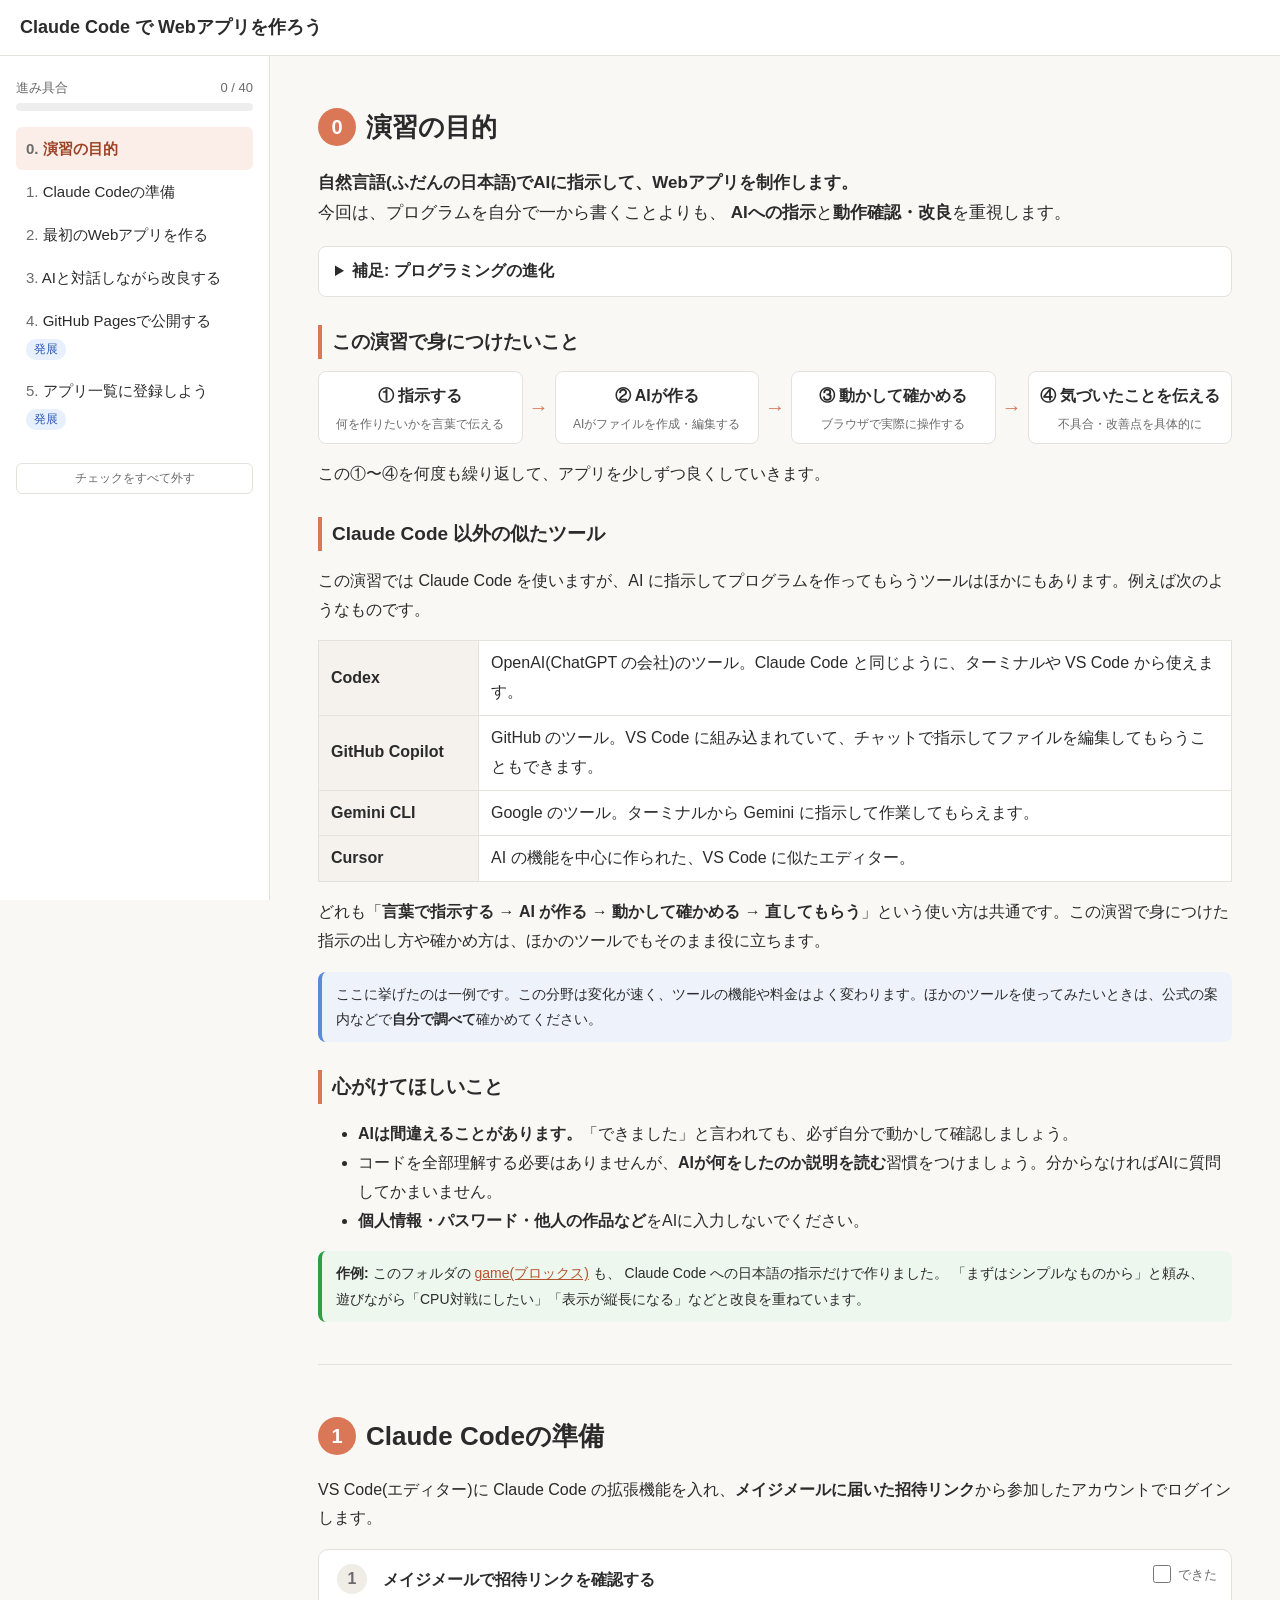
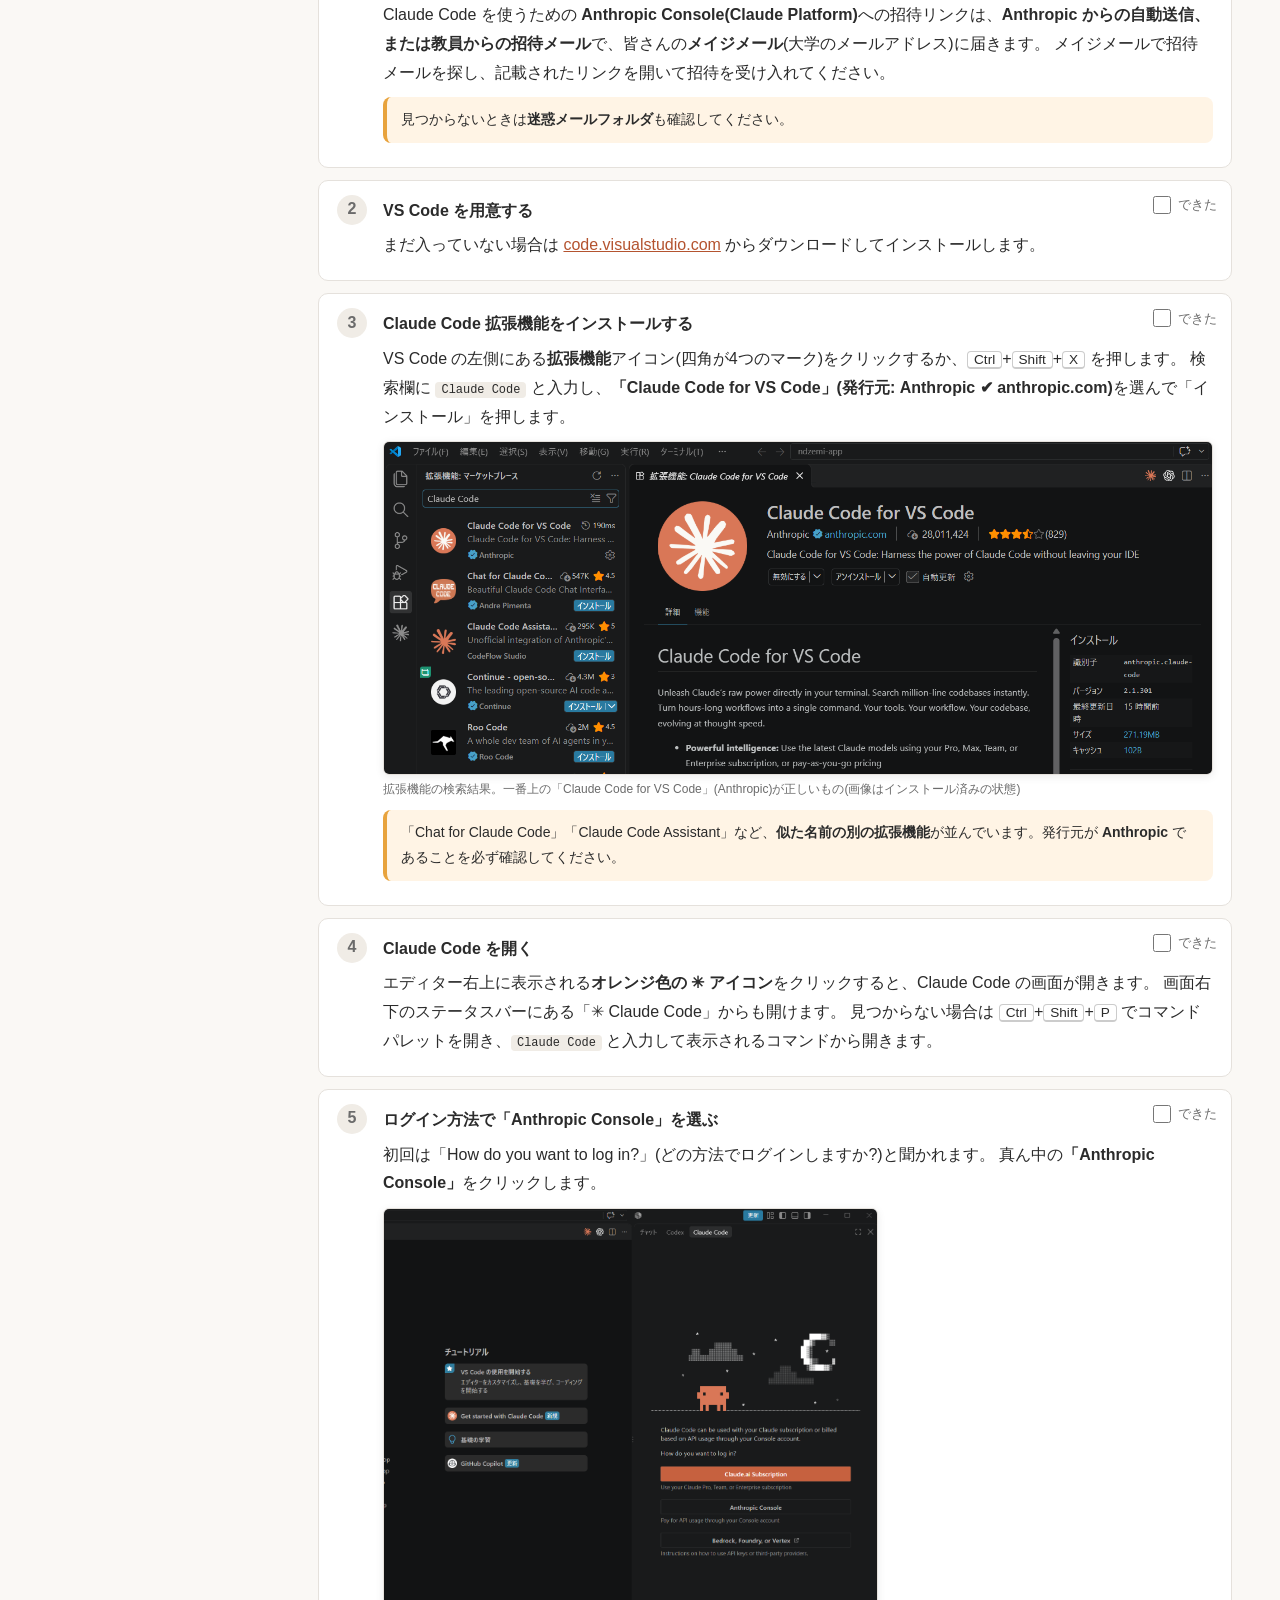
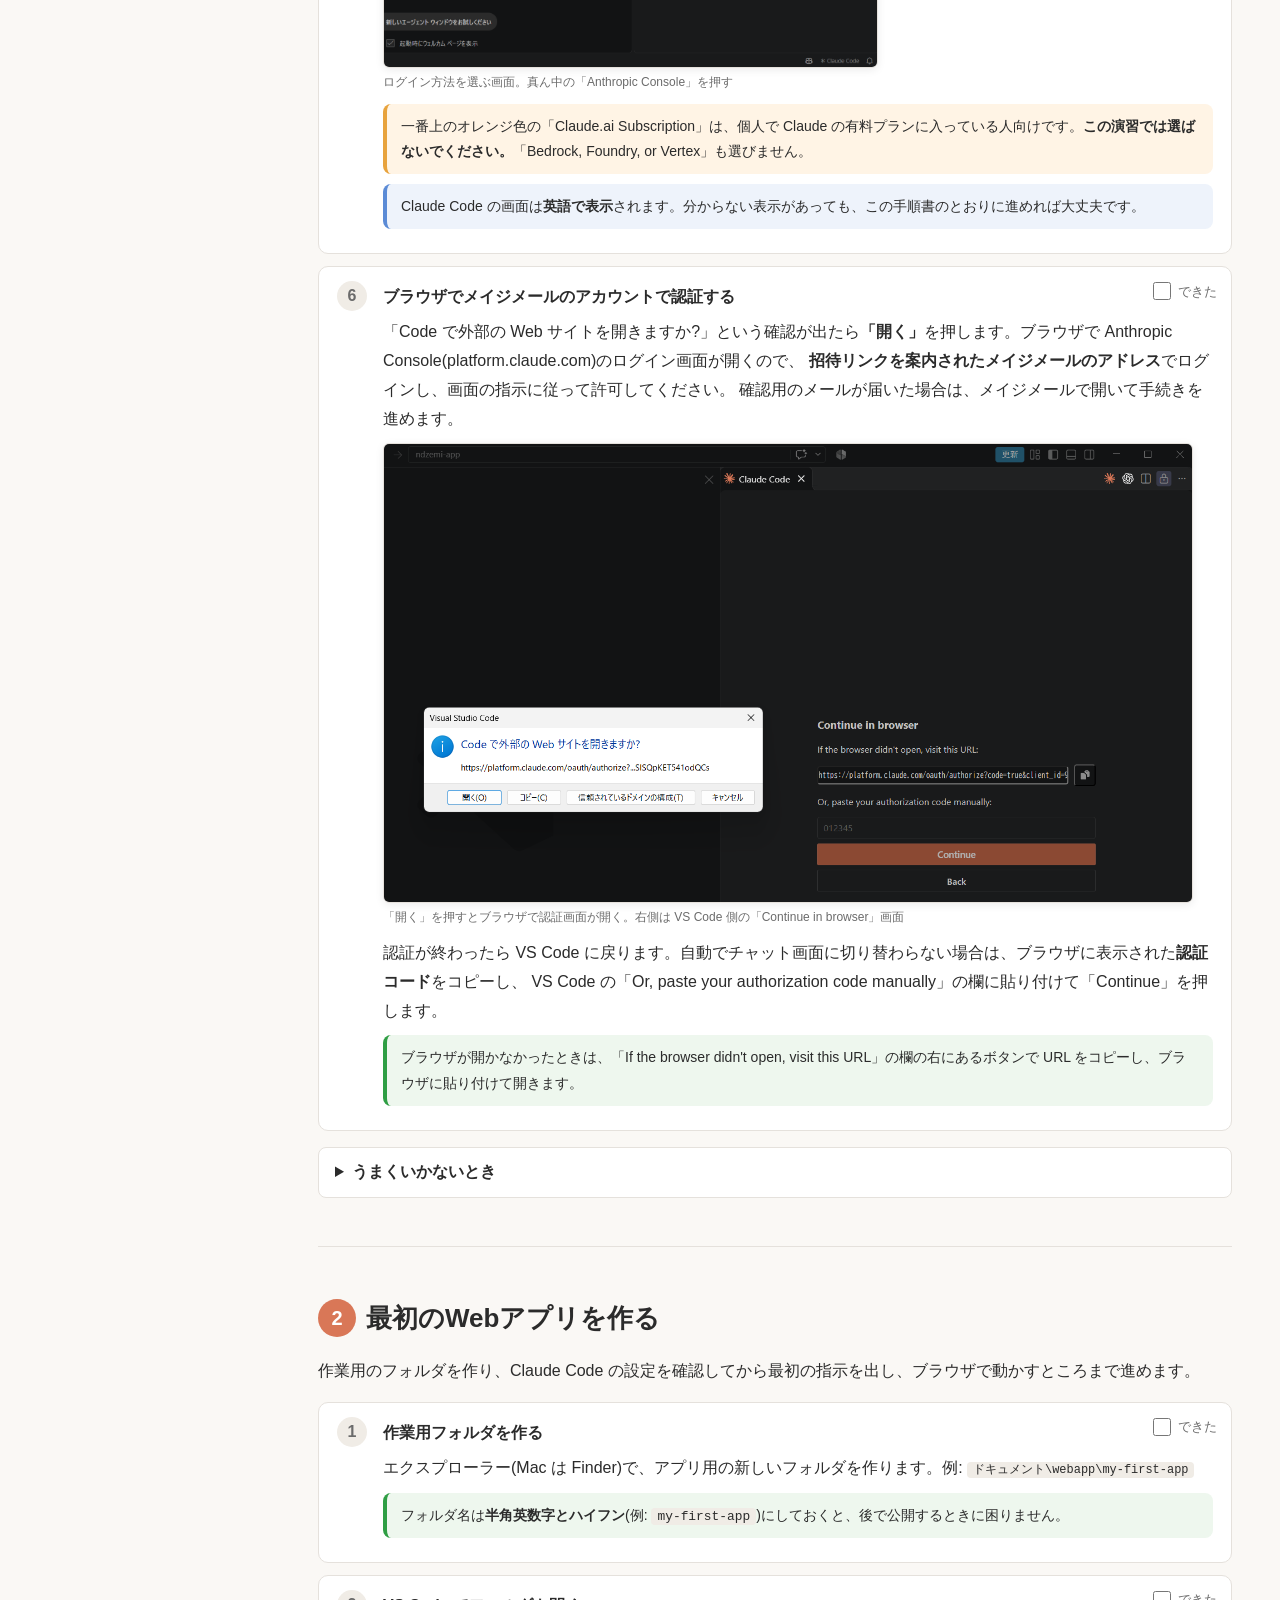
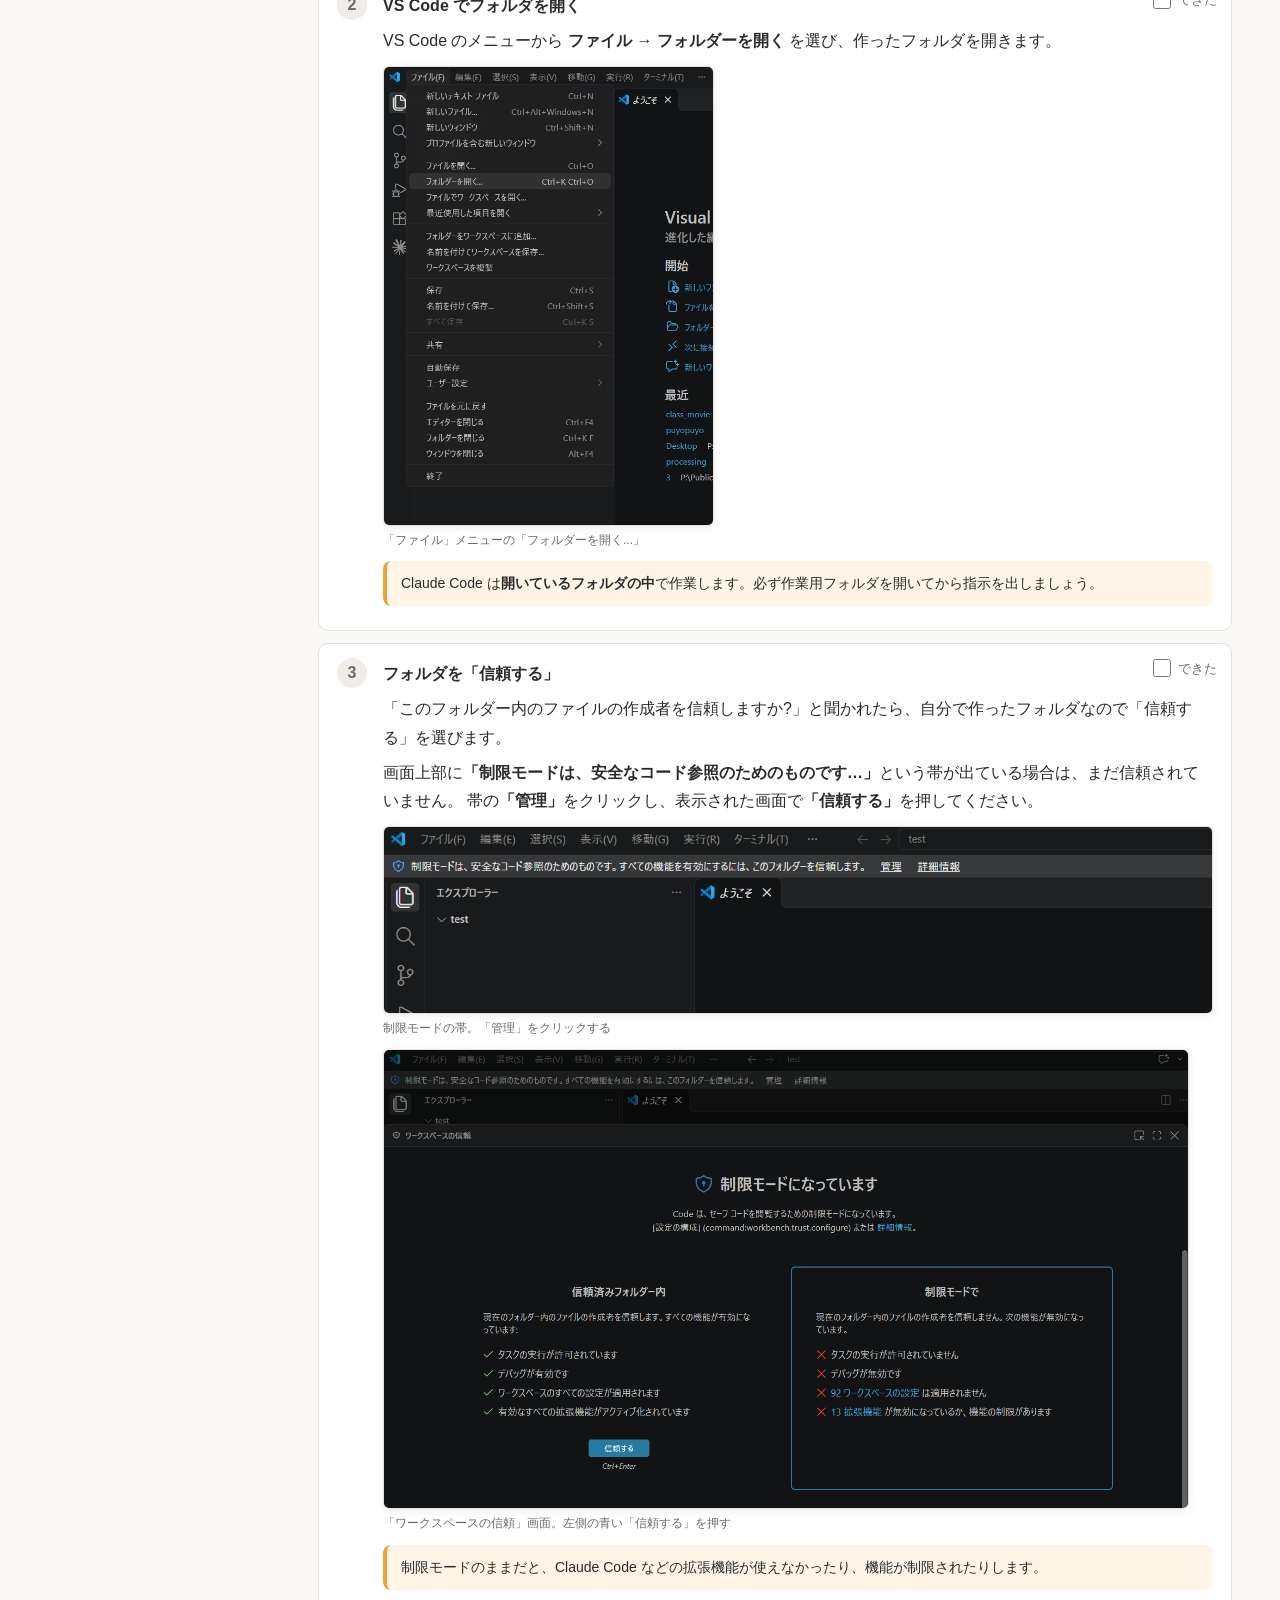
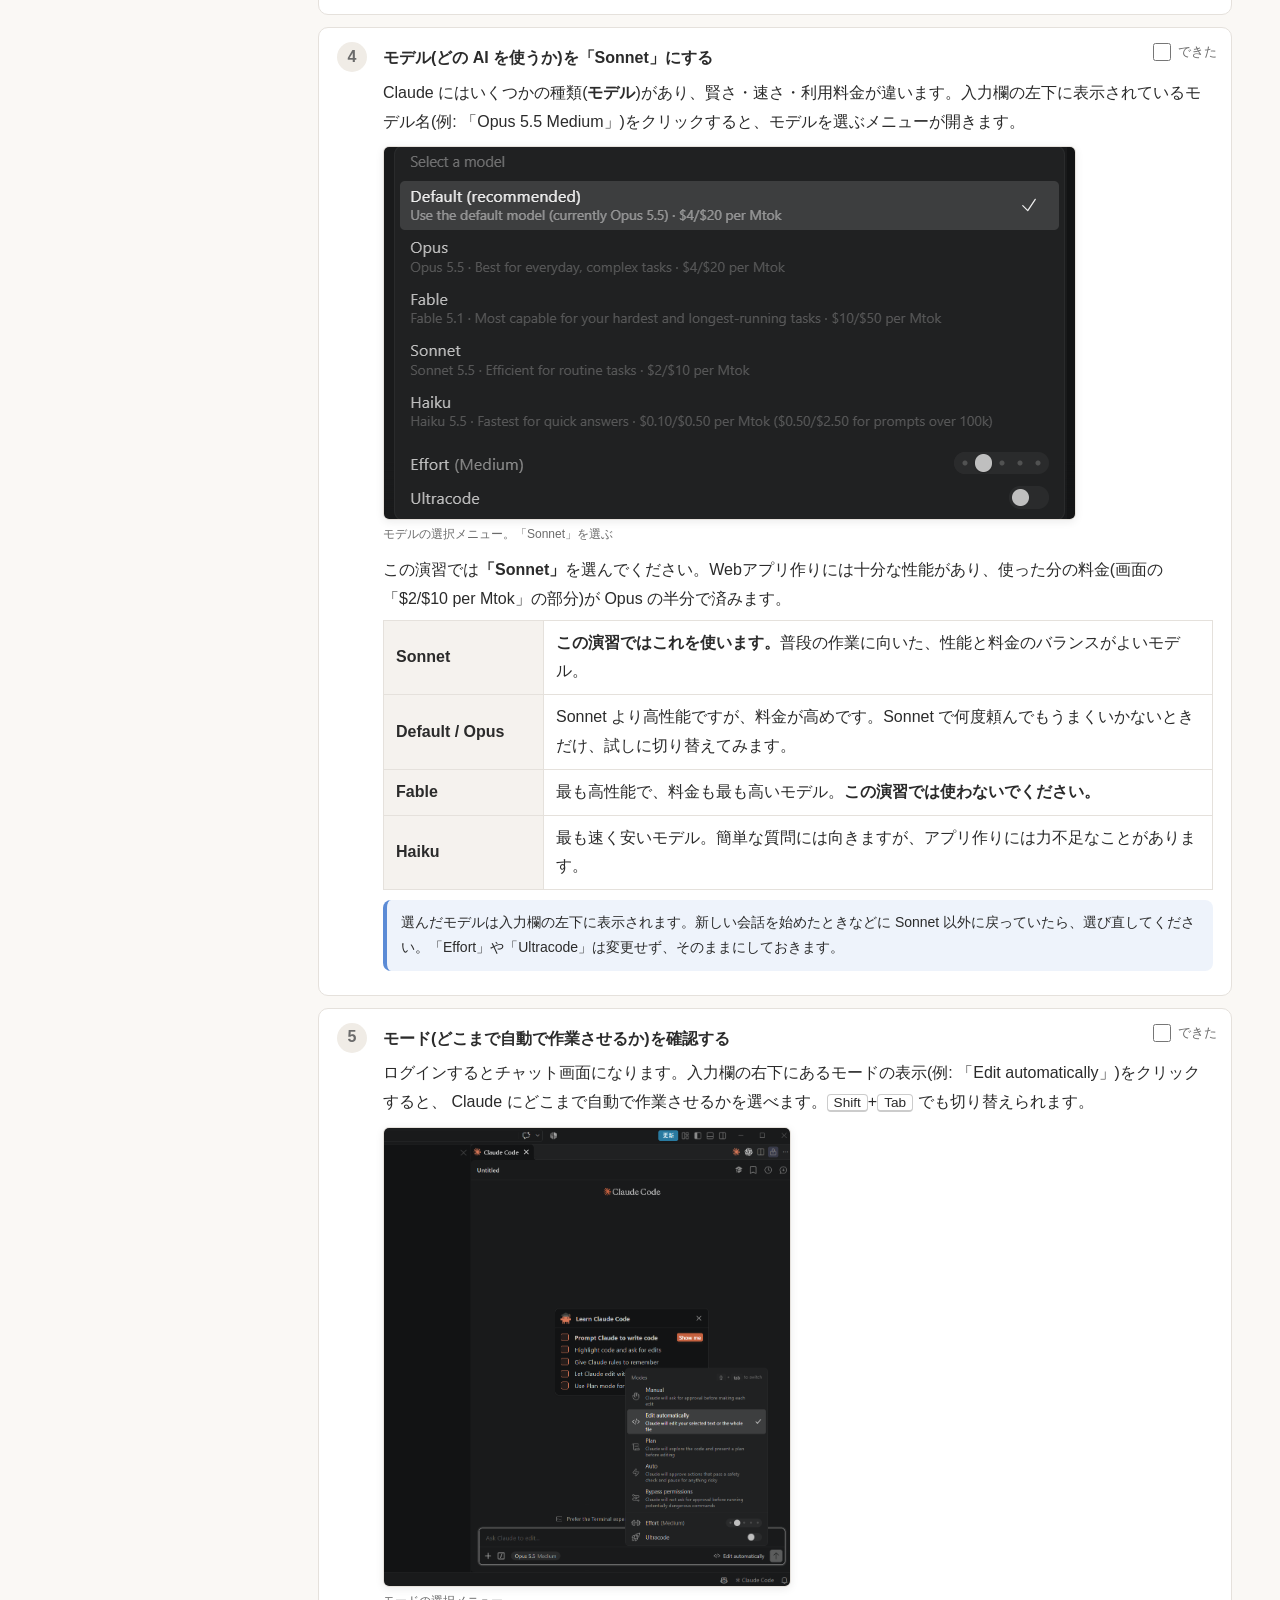
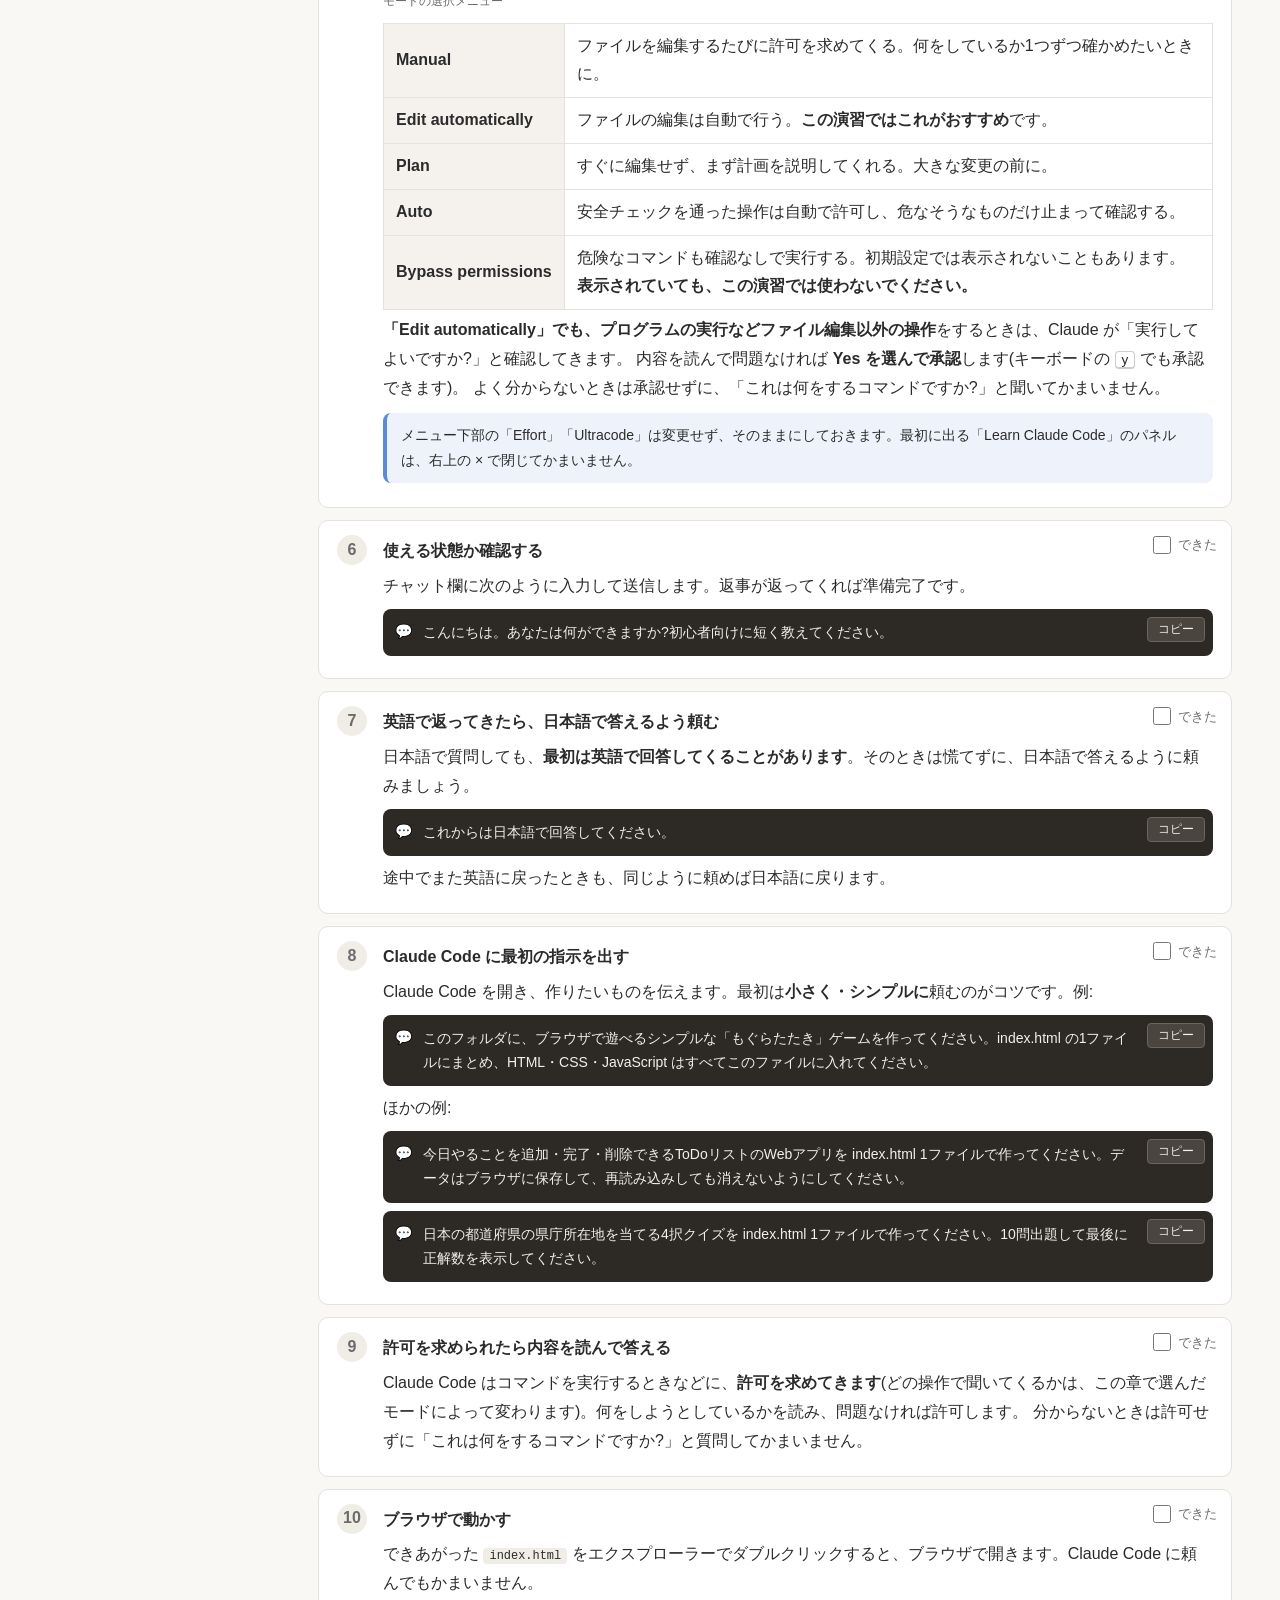
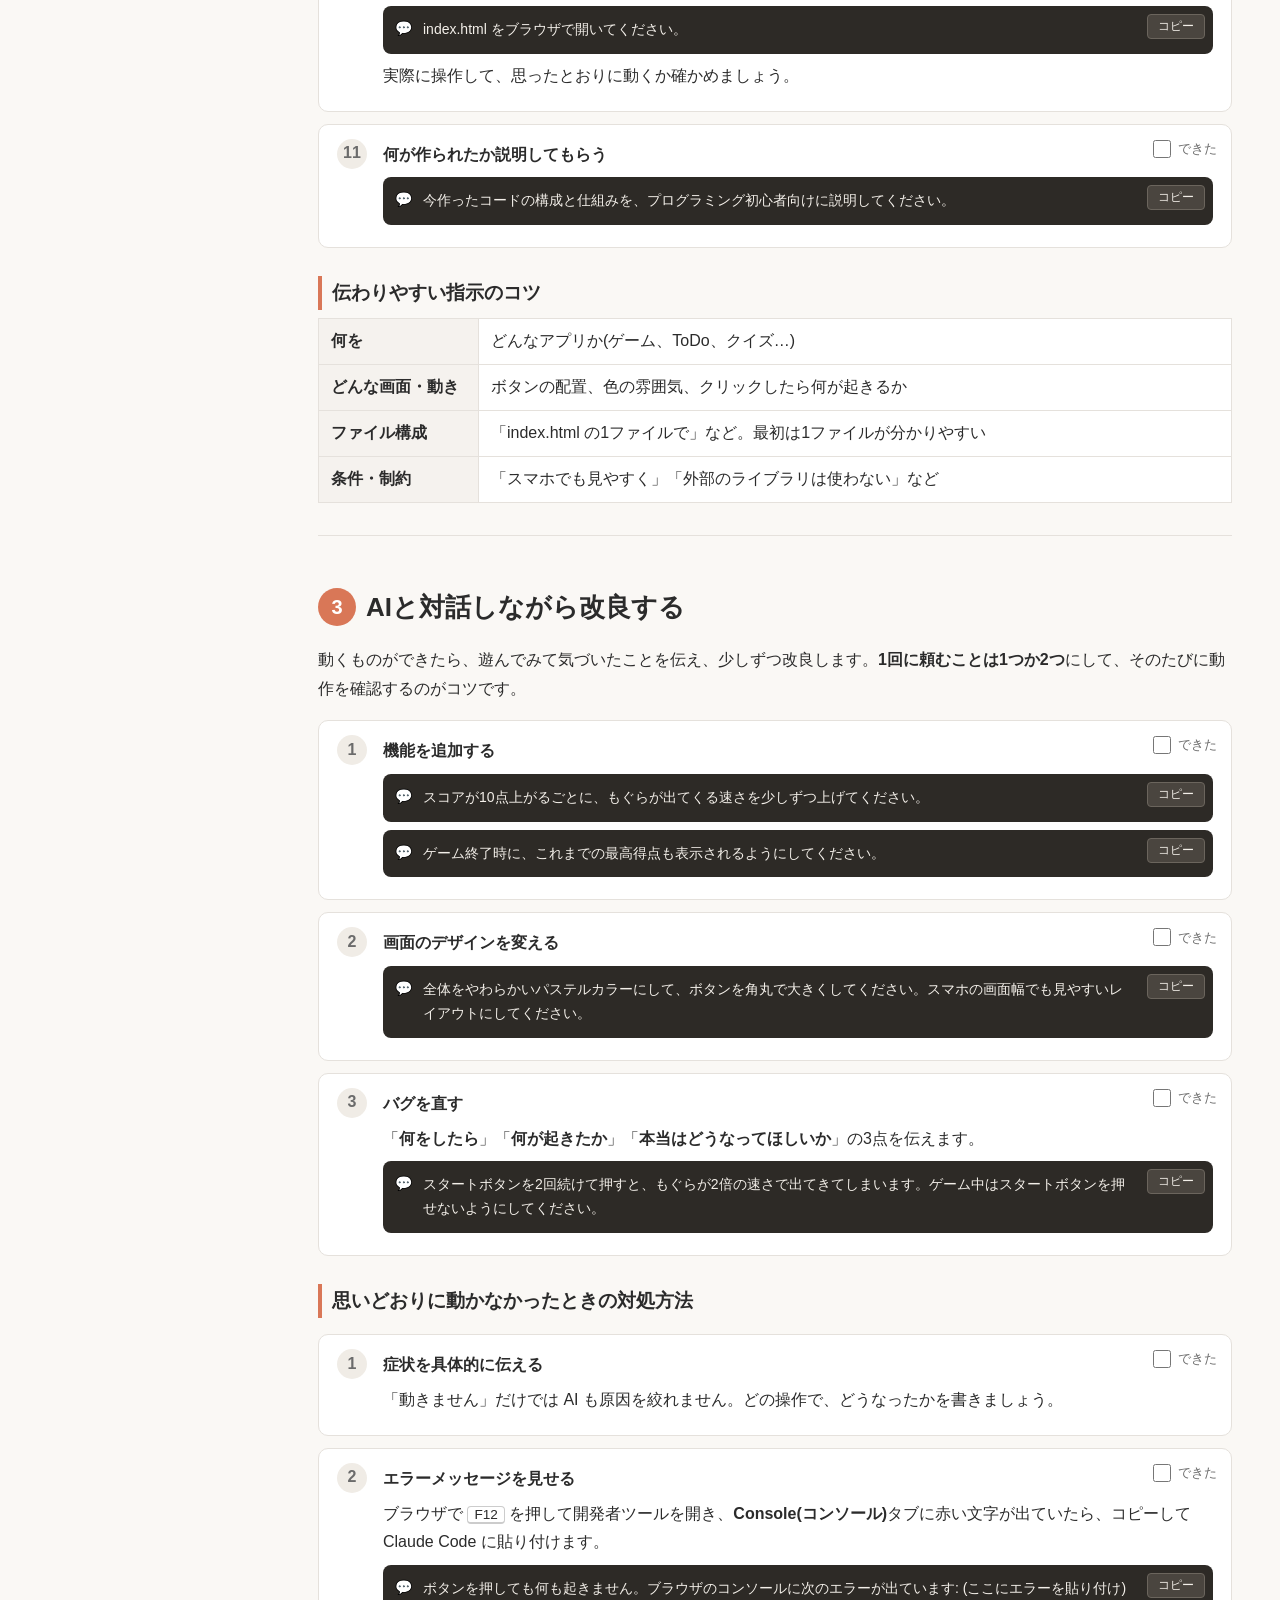
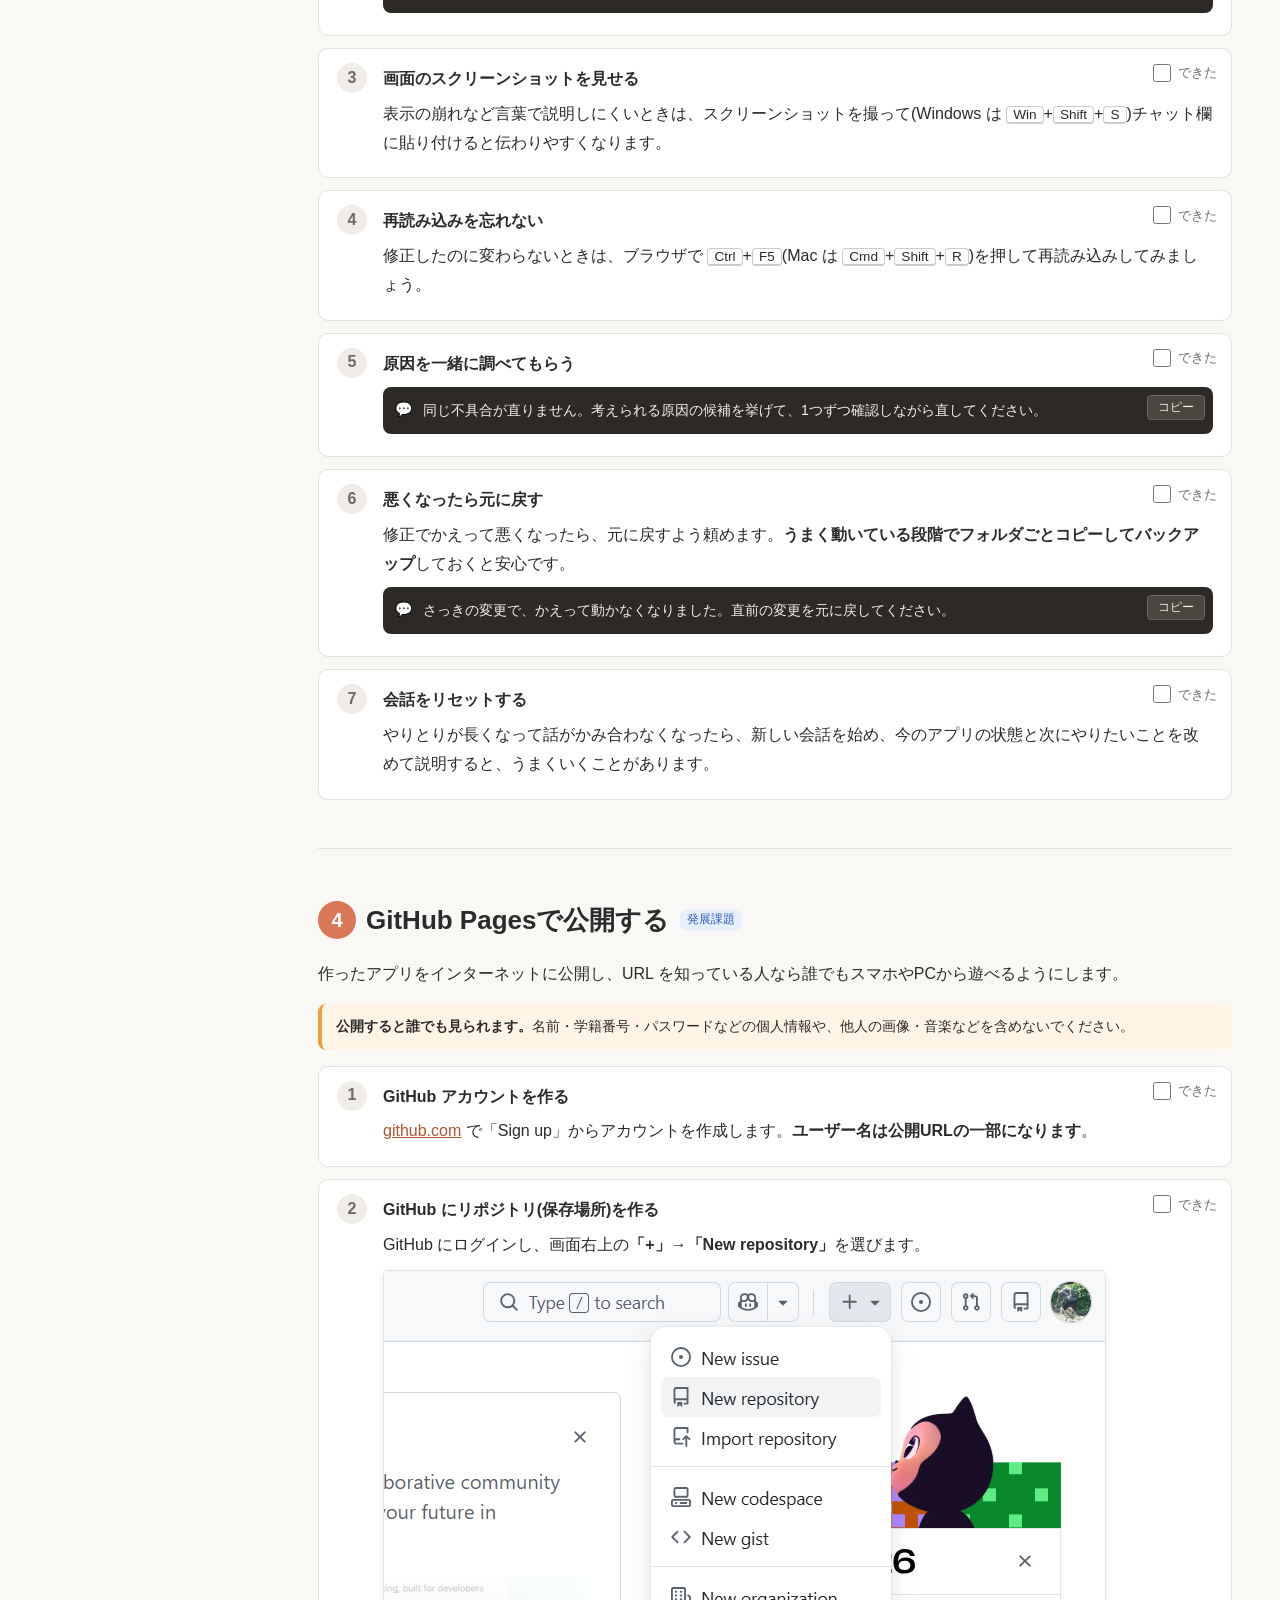
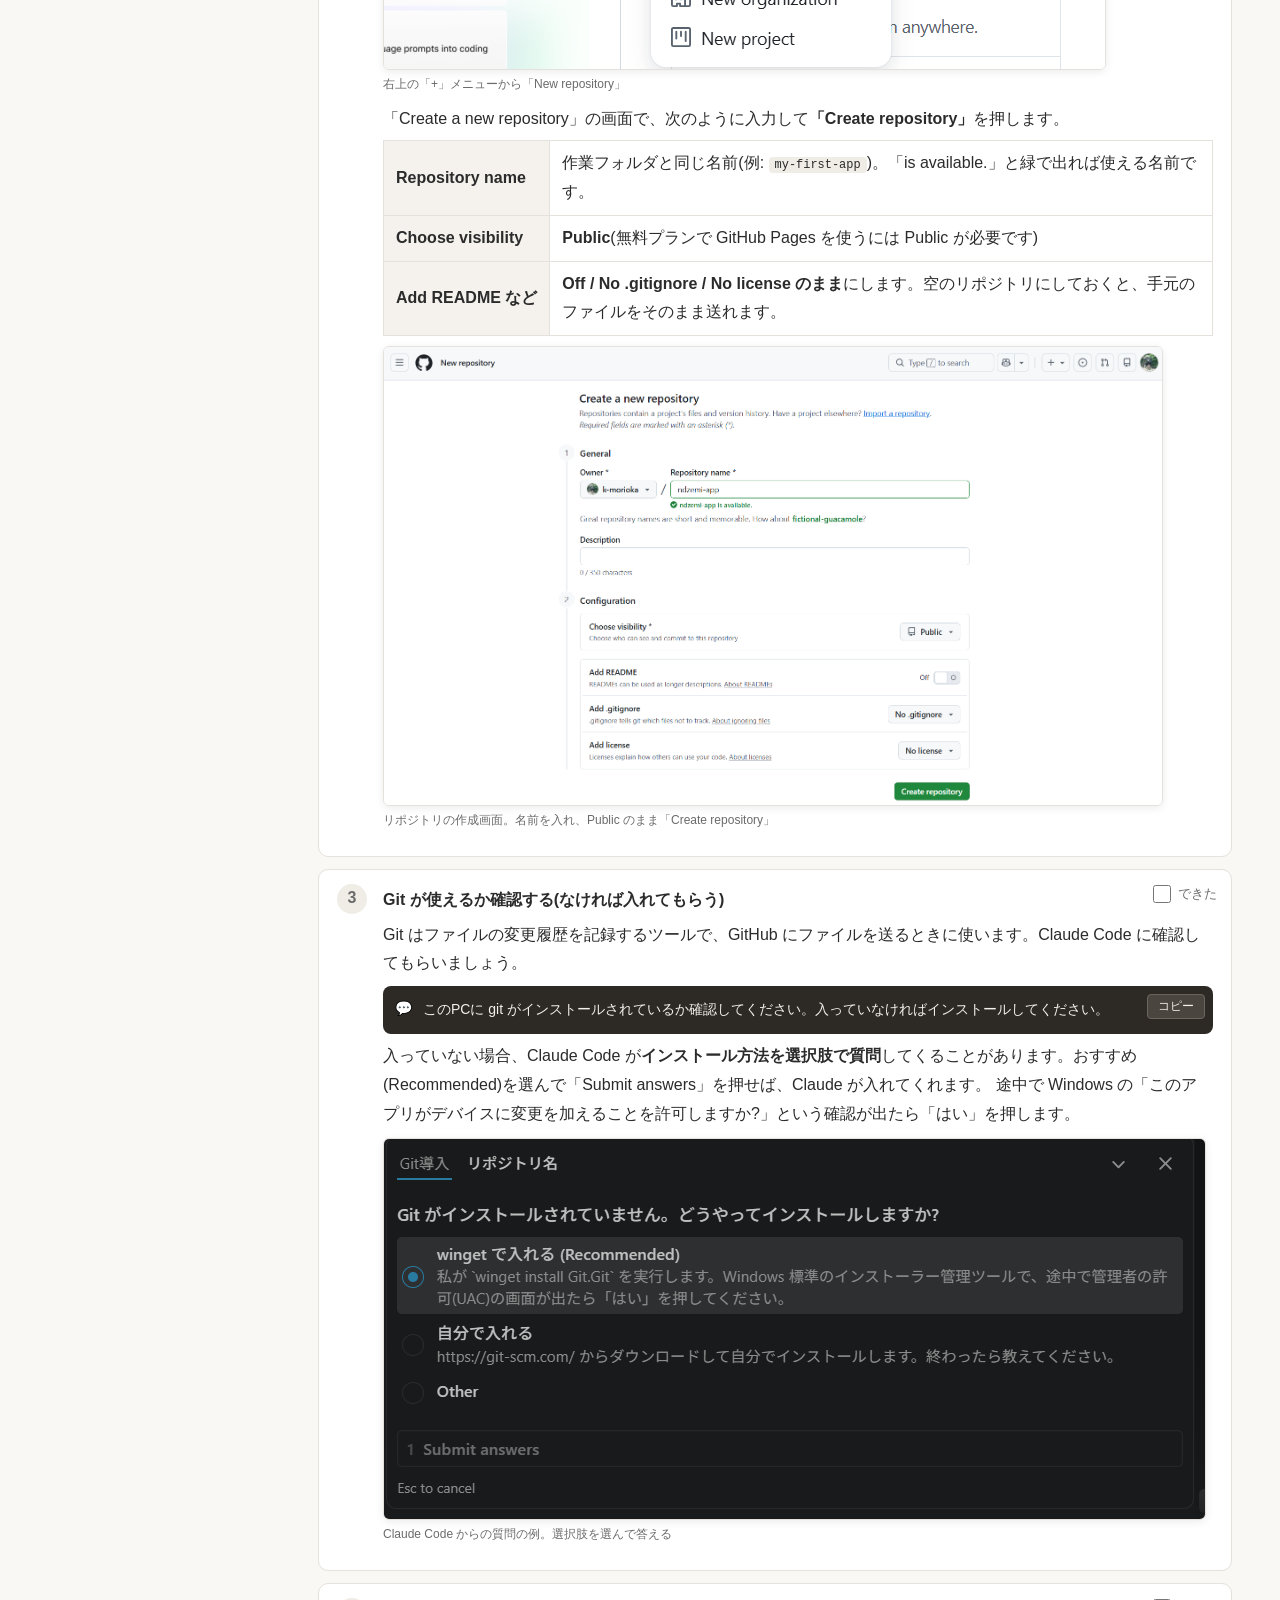
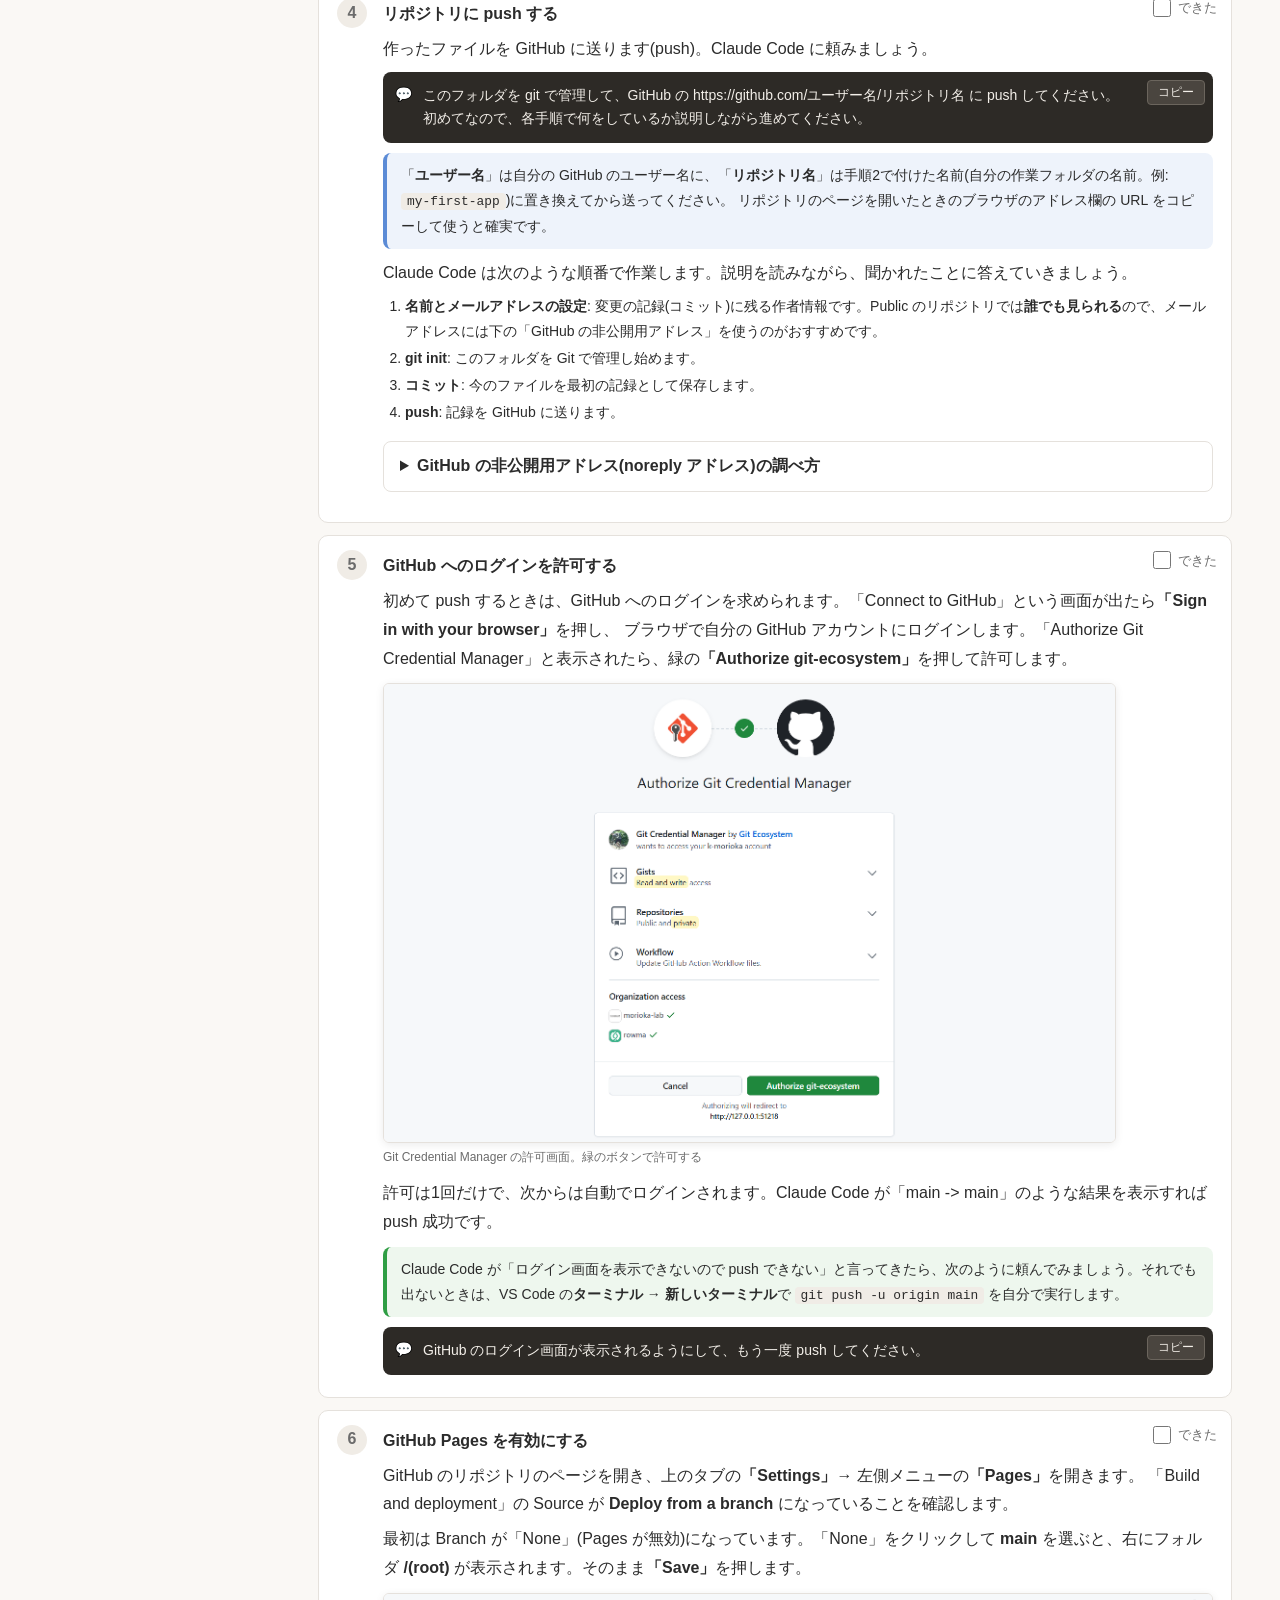
<file: guide/index.html>
<!DOCTYPE html>
<html lang="ja">
<head>
<meta charset="UTF-8">
<meta name="viewport" content="width=device-width, initial-scale=1">
<title>Claude Code で Webアプリを作ろう — 演習手順</title>
<link rel="stylesheet" href="style.css">
</head>
<body>
<header class="topbar">
  <button id="menuToggle" class="menu-toggle" aria-label="目次を開く">☰</button>
  <h1>Claude Code で Webアプリを作ろう</h1>
</header>

<div class="layout">
  <nav id="sidebar" class="sidebar">
    <div class="progress">
      <div class="progress-label">進み具合 <span id="progressText">0 / 0</span></div>
      <div class="progress-bar"><div id="progressFill"></div></div>
    </div>
    <ol class="toc">
      <li><a href="#purpose">演習の目的</a></li>
      <li><a href="#setup">Claude Codeの準備</a></li>
      <li><a href="#first-app">最初のWebアプリを作る</a></li>
      <li><a href="#improve">AIと対話しながら改良する</a></li>
      <li><a href="#publish">GitHub Pagesで公開する <span class="badge">発展</span></a></li>
      <li><a href="#register">アプリ一覧に登録しよう <span class="badge">発展</span></a></li>
    </ol>
    <button id="resetProgress" class="reset">チェックをすべて外す</button>
  </nav>

  <main>
    <!-- ===================== 0. 演習の目的 ===================== -->
    <section id="purpose">
      <h2><span class="num">0</span>演習の目的</h2>
      <p class="lead">
        <b>自然言語(ふだんの日本語)でAIに指示して、Webアプリを制作します。</b><br>
        今回は、プログラムを自分で一から書くことよりも、
        <b>AIへの指示</b>と<b>動作確認・改良</b>を重視します。
      </p>

      <details class="trouble">
        <summary>補足: プログラミングの進化</summary>
        <p>プログラムを書く方法は、機械語、アセンブリ言語、高級言語へと、人が分かりやすく書ける形に変わってきました。今は生成AIに、ふだんの言葉で作りたいものを伝える方法もあります。</p>
        <figure class="shot" data-src="images/programming-evolution.png">
          <figcaption>プログラミングの進化。画像をクリックすると大きく表示できます。</figcaption>
        </figure>
        <p>どの方法でも、コンピューターが最後に実行するのは機械語です。AIに作ってもらったプログラムも、<b>自分で動かして、思いどおりか確かめること</b>が大切です。</p>
      </details>

      <h3>この演習で身につけたいこと</h3>
      <div class="cycle">
        <div class="cycle-step">① 指示する<small>何を作りたいかを言葉で伝える</small></div>
        <div class="cycle-arrow">→</div>
        <div class="cycle-step">② AIが作る<small>AIがファイルを作成・編集する</small></div>
        <div class="cycle-arrow">→</div>
        <div class="cycle-step">③ 動かして確かめる<small>ブラウザで実際に操作する</small></div>
        <div class="cycle-arrow">→</div>
        <div class="cycle-step">④ 気づいたことを伝える<small>不具合・改善点を具体的に</small></div>
      </div>
      <p>この①〜④を何度も繰り返して、アプリを少しずつ良くしていきます。</p>

      <h3>Claude Code 以外の似たツール</h3>
      <p>この演習では Claude Code を使いますが、AI に指示してプログラムを作ってもらうツールはほかにもあります。例えば次のようなものです。</p>
      <table class="tips">
        <tr><th>Codex</th><td>OpenAI(ChatGPT の会社)のツール。Claude Code と同じように、ターミナルや VS Code から使えます。</td></tr>
        <tr><th>GitHub Copilot</th><td>GitHub のツール。VS Code に組み込まれていて、チャットで指示してファイルを編集してもらうこともできます。</td></tr>
        <tr><th>Gemini CLI</th><td>Google のツール。ターミナルから Gemini に指示して作業してもらえます。</td></tr>
        <tr><th>Cursor</th><td>AI の機能を中心に作られた、VS Code に似たエディター。</td></tr>
      </table>
      <p>どれも「<b>言葉で指示する → AI が作る → 動かして確かめる → 直してもらう</b>」という使い方は共通です。この演習で身につけた指示の出し方や確かめ方は、ほかのツールでもそのまま役に立ちます。</p>
      <div class="callout note">ここに挙げたのは一例です。この分野は変化が速く、ツールの機能や料金はよく変わります。ほかのツールを使ってみたいときは、公式の案内などで<b>自分で調べて</b>確かめてください。</div>

      <h3>心がけてほしいこと</h3>
      <ul>
        <li><b>AIは間違えることがあります。</b>「できました」と言われても、必ず自分で動かして確認しましょう。</li>
        <li>コードを全部理解する必要はありませんが、<b>AIが何をしたのか説明を読む</b>習慣をつけましょう。分からなければAIに質問してかまいません。</li>
        <li><b>個人情報・パスワード・他人の作品など</b>をAIに入力しないでください。</li>
      </ul>

      <div class="callout tip">
        <b>作例:</b> このフォルダの <a href="../game/index.html" target="_blank" rel="noopener">game(ブロックス)</a> も、
        Claude Code への日本語の指示だけで作りました。
        「まずはシンプルなものから」と頼み、遊びながら「CPU対戦にしたい」「表示が縦長になる」などと改良を重ねています。
      </div>
    </section>

    <!-- ===================== 1. Claude Codeの準備 ===================== -->
    <section id="setup">
      <h2><span class="num">1</span>Claude Codeの準備</h2>
      <p>VS Code(エディター)に Claude Code の拡張機能を入れ、<b>メイジメールに届いた招待リンク</b>から参加したアカウントでログインします。</p>

      <ol class="steps">
        <li data-step="setup-invite">
          <h4>メイジメールで招待リンクを確認する</h4>
          <p>Claude Code を使うための <b>Anthropic Console(Claude Platform)</b>への招待リンクは、<b>Anthropic からの自動送信、または教員からの招待メール</b>で、皆さんの<b>メイジメール</b>(大学のメールアドレス)に届きます。
            メイジメールで招待メールを探し、記載されたリンクを開いて招待を受け入れてください。</p>
          <div class="callout warn">見つからないときは<b>迷惑メールフォルダ</b>も確認してください。</div>
        </li>
        <li data-step="setup-vscode">
          <h4>VS Code を用意する</h4>
          <p>まだ入っていない場合は <a href="https://code.visualstudio.com/" target="_blank" rel="noopener">code.visualstudio.com</a> からダウンロードしてインストールします。</p>
        </li>
        <li data-step="setup-install">
          <h4>Claude Code 拡張機能をインストールする</h4>
          <p>VS Code の左側にある<b>拡張機能</b>アイコン(四角が4つのマーク)をクリックするか、<kbd>Ctrl</kbd>+<kbd>Shift</kbd>+<kbd>X</kbd> を押します。
            検索欄に <code>Claude Code</code> と入力し、<b>「Claude Code for VS Code」(発行元: Anthropic ✔ anthropic.com)</b>を選んで「インストール」を押します。</p>
          <figure class="shot" data-src="images/setup-install.png">
            <figcaption>拡張機能の検索結果。一番上の「Claude Code for VS Code」(Anthropic)が正しいもの(画像はインストール済みの状態)</figcaption>
          </figure>
          <div class="callout warn">「Chat for Claude Code」「Claude Code Assistant」など、<b>似た名前の別の拡張機能</b>が並んでいます。発行元が <b>Anthropic</b> であることを必ず確認してください。</div>
        </li>
        <li data-step="setup-open">
          <h4>Claude Code を開く</h4>
          <p>エディター右上に表示される<b>オレンジ色の ✳ アイコン</b>をクリックすると、Claude Code の画面が開きます。
            画面右下のステータスバーにある「✳ Claude Code」からも開けます。
            見つからない場合は <kbd>Ctrl</kbd>+<kbd>Shift</kbd>+<kbd>P</kbd> でコマンドパレットを開き、<code>Claude Code</code> と入力して表示されるコマンドから開きます。</p>
        </li>
        <li data-step="setup-login">
          <h4>ログイン方法で「Anthropic Console」を選ぶ</h4>
          <p>初回は「How do you want to log in?」(どの方法でログインしますか?)と聞かれます。
            真ん中の<b>「Anthropic Console」</b>をクリックします。</p>
          <figure class="shot" data-src="images/setup-login.png">
            <figcaption>ログイン方法を選ぶ画面。真ん中の「Anthropic Console」を押す</figcaption>
          </figure>
          <div class="callout warn">一番上のオレンジ色の「Claude.ai Subscription」は、個人で Claude の有料プランに入っている人向けです。<b>この演習では選ばないでください。</b>「Bedrock, Foundry, or Vertex」も選びません。</div>
          <div class="callout note">Claude Code の画面は<b>英語で表示</b>されます。分からない表示があっても、この手順書のとおりに進めれば大丈夫です。</div>
        </li>
        <li data-step="setup-browser">
          <h4>ブラウザでメイジメールのアカウントで認証する</h4>
          <p>「Code で外部の Web サイトを開きますか?」という確認が出たら<b>「開く」</b>を押します。ブラウザで Anthropic Console(platform.claude.com)のログイン画面が開くので、
            <b>招待リンクを案内されたメイジメールのアドレス</b>でログインし、画面の指示に従って許可してください。
            確認用のメールが届いた場合は、メイジメールで開いて手続きを進めます。</p>
          <figure class="shot" data-src="images/setup-browser.png">
            <figcaption>「開く」を押すとブラウザで認証画面が開く。右側は VS Code 側の「Continue in browser」画面</figcaption>
          </figure>
          <p>認証が終わったら VS Code に戻ります。自動でチャット画面に切り替わらない場合は、ブラウザに表示された<b>認証コード</b>をコピーし、
            VS Code の「Or, paste your authorization code manually」の欄に貼り付けて「Continue」を押します。</p>
          <div class="callout tip">ブラウザが開かなかったときは、「If the browser didn't open, visit this URL」の欄の右にあるボタンで URL をコピーし、ブラウザに貼り付けて開きます。</div>
        </li>
      </ol>

      <details class="trouble">
        <summary>うまくいかないとき</summary>
        <ul>
          <li><b>招待の案内が見つからない:</b> メイジメールの迷惑メールフォルダを確認してください。それでも見つからなければ教員に連絡してください。</li>
          <li><b>ログインできない:</b> 招待リンクを開いて招待を受け入れたか、<b>メイジメールのアドレス</b>でログインしているか(個人のメールアドレスになっていないか)を確認してください。ログイン方法で「Claude.ai Subscription」を選んでしまった場合は、Claude Code のチャット欄で <code>/logout</code> と送ってログアウトし、「Anthropic Console」でログインし直してください。</li>
          <li><b>アイコンが出ない:</b> VS Code を再起動してみてください。拡張機能がインストール済みになっているかも確認しましょう。</li>
          <li>それでも解決しないときは、表示されているメッセージを控えて教員に相談してください。</li>
        </ul>
      </details>
    </section>

    <!-- ===================== 2. 最初のWebアプリを作る ===================== -->
    <section id="first-app">
      <h2><span class="num">2</span>最初のWebアプリを作る</h2>
      <p>作業用のフォルダを作り、Claude Code の設定を確認してから最初の指示を出し、ブラウザで動かすところまで進めます。</p>

      <ol class="steps">
        <li data-step="first-folder">
          <h4>作業用フォルダを作る</h4>
          <p>エクスプローラー(Mac は Finder)で、アプリ用の新しいフォルダを作ります。例: <code>ドキュメント\webapp\my-first-app</code></p>
          <div class="callout tip">フォルダ名は<b>半角英数字とハイフン</b>(例: <code>my-first-app</code>)にしておくと、後で公開するときに困りません。</div>
        </li>
        <li data-step="first-open">
          <h4>VS Code でフォルダを開く</h4>
          <p>VS Code のメニューから <b>ファイル → フォルダーを開く</b> を選び、作ったフォルダを開きます。</p>
          <figure class="shot" data-src="images/first-open-folder.png">
            <figcaption>「ファイル」メニューの「フォルダーを開く...」</figcaption>
          </figure>
          <div class="callout warn">Claude Code は<b>開いているフォルダの中</b>で作業します。必ず作業用フォルダを開いてから指示を出しましょう。</div>
        </li>
        <li data-step="first-trust">
          <h4>フォルダを「信頼する」</h4>
          <p>「このフォルダー内のファイルの作成者を信頼しますか?」と聞かれたら、自分で作ったフォルダなので「信頼する」を選びます。</p>
          <p>画面上部に<b>「制限モードは、安全なコード参照のためのものです…」</b>という帯が出ている場合は、まだ信頼されていません。
            帯の<b>「管理」</b>をクリックし、表示された画面で<b>「信頼する」</b>を押してください。</p>
          <figure class="shot" data-src="images/first-trust-banner.png">
            <figcaption>制限モードの帯。「管理」をクリックする</figcaption>
          </figure>
          <figure class="shot" data-src="images/first-trust.png">
            <figcaption>「ワークスペースの信頼」画面。左側の青い「信頼する」を押す</figcaption>
          </figure>
          <div class="callout warn">制限モードのままだと、Claude Code などの拡張機能が使えなかったり、機能が制限されたりします。</div>
        </li>
        <li data-step="setup-model">
          <h4>モデル(どの AI を使うか)を「Sonnet」にする</h4>
          <p>Claude にはいくつかの種類(<b>モデル</b>)があり、賢さ・速さ・利用料金が違います。入力欄の左下に表示されているモデル名(例: 「Opus 5.5 Medium」)をクリックすると、モデルを選ぶメニューが開きます。</p>
          <figure class="shot" data-src="images/setup-model.png">
            <figcaption>モデルの選択メニュー。「Sonnet」を選ぶ</figcaption>
          </figure>
          <p>この演習では<b>「Sonnet」</b>を選んでください。Webアプリ作りには十分な性能があり、使った分の料金(画面の「$2/$10 per Mtok」の部分)が Opus の半分で済みます。</p>
          <table class="tips">
            <tr><th>Sonnet</th><td><b>この演習ではこれを使います。</b>普段の作業に向いた、性能と料金のバランスがよいモデル。</td></tr>
            <tr><th>Default / Opus</th><td>Sonnet より高性能ですが、料金が高めです。Sonnet で何度頼んでもうまくいかないときだけ、試しに切り替えてみます。</td></tr>
            <tr><th>Fable</th><td>最も高性能で、料金も最も高いモデル。<b>この演習では使わないでください。</b></td></tr>
            <tr><th>Haiku</th><td>最も速く安いモデル。簡単な質問には向きますが、アプリ作りには力不足なことがあります。</td></tr>
          </table>
          <div class="callout note">選んだモデルは入力欄の左下に表示されます。新しい会話を始めたときなどに Sonnet 以外に戻っていたら、選び直してください。「Effort」や「Ultracode」は変更せず、そのままにしておきます。</div>
        </li>
        <li data-step="setup-mode">
          <h4>モード(どこまで自動で作業させるか)を確認する</h4>
          <p>ログインするとチャット画面になります。入力欄の右下にあるモードの表示(例: 「Edit automatically」)をクリックすると、
            Claude にどこまで自動で作業させるかを選べます。<kbd>Shift</kbd>+<kbd>Tab</kbd> でも切り替えられます。</p>
          <figure class="shot" data-src="images/setup-mode.png">
            <figcaption>モードの選択メニュー</figcaption>
          </figure>
          <table class="tips">
            <tr><th>Manual</th><td>ファイルを編集するたびに許可を求めてくる。何をしているか1つずつ確かめたいときに。</td></tr>
            <tr><th>Edit automatically</th><td>ファイルの編集は自動で行う。<b>この演習ではこれがおすすめ</b>です。</td></tr>
            <tr><th>Plan</th><td>すぐに編集せず、まず計画を説明してくれる。大きな変更の前に。</td></tr>
            <tr><th>Auto</th><td>安全チェックを通った操作は自動で許可し、危なそうなものだけ止まって確認する。</td></tr>
            <tr><th>Bypass permissions</th><td>危険なコマンドも確認なしで実行する。初期設定では表示されないこともあります。<b>表示されていても、この演習では使わないでください。</b></td></tr>
          </table>
          <p><b>「Edit automatically」でも、プログラムの実行などファイル編集以外の操作</b>をするときは、Claude が「実行してよいですか?」と確認してきます。
            内容を読んで問題なければ <b>Yes を選んで承認</b>します(キーボードの <kbd>y</kbd> でも承認できます)。
            よく分からないときは承認せずに、「これは何をするコマンドですか?」と聞いてかまいません。</p>
          <div class="callout note">メニュー下部の「Effort」「Ultracode」は変更せず、そのままにしておきます。最初に出る「Learn Claude Code」のパネルは、右上の × で閉じてかまいません。</div>
        </li>
        <li data-step="setup-check">
          <h4>使える状態か確認する</h4>
          <p>チャット欄に次のように入力して送信します。返事が返ってくれば準備完了です。</p>
          <div class="prompt">こんにちは。あなたは何ができますか?初心者向けに短く教えてください。</div>
        </li>
        <li data-step="setup-japanese">
          <h4>英語で返ってきたら、日本語で答えるよう頼む</h4>
          <p>日本語で質問しても、<b>最初は英語で回答してくることがあります</b>。そのときは慌てずに、日本語で答えるように頼みましょう。</p>
          <div class="prompt">これからは日本語で回答してください。</div>
          <p>途中でまた英語に戻ったときも、同じように頼めば日本語に戻ります。</p>
        </li>
        <li data-step="first-prompt">
          <h4>Claude Code に最初の指示を出す</h4>
          <p>Claude Code を開き、作りたいものを伝えます。最初は<b>小さく・シンプルに</b>頼むのがコツです。例:</p>
          <div class="prompt">このフォルダに、ブラウザで遊べるシンプルな「もぐらたたき」ゲームを作ってください。index.html の1ファイルにまとめ、HTML・CSS・JavaScript はすべてこのファイルに入れてください。</div>
          <p>ほかの例:</p>
          <div class="prompt">今日やることを追加・完了・削除できるToDoリストのWebアプリを index.html 1ファイルで作ってください。データはブラウザに保存して、再読み込みしても消えないようにしてください。</div>
          <div class="prompt">日本の都道府県の県庁所在地を当てる4択クイズを index.html 1ファイルで作ってください。10問出題して最後に正解数を表示してください。</div>
        </li>
        <li data-step="first-permission">
          <h4>許可を求められたら内容を読んで答える</h4>
          <p>Claude Code はコマンドを実行するときなどに、<b>許可を求めてきます</b>(どの操作で聞いてくるかは、この章で選んだモードによって変わります)。何をしようとしているかを読み、問題なければ許可します。
            分からないときは許可せずに「これは何をするコマンドですか?」と質問してかまいません。</p>
        </li>
        <li data-step="first-run">
          <h4>ブラウザで動かす</h4>
          <p>できあがった <code>index.html</code> をエクスプローラーでダブルクリックすると、ブラウザで開きます。Claude Code に頼んでもかまいません。</p>
          <div class="prompt">index.html をブラウザで開いてください。</div>
          <p>実際に操作して、思ったとおりに動くか確かめましょう。</p>
        </li>
        <li data-step="first-explain">
          <h4>何が作られたか説明してもらう</h4>
          <div class="prompt">今作ったコードの構成と仕組みを、プログラミング初心者向けに説明してください。</div>
        </li>
      </ol>

      <h3>伝わりやすい指示のコツ</h3>
      <table class="tips">
        <tr><th>何を</th><td>どんなアプリか(ゲーム、ToDo、クイズ…)</td></tr>
        <tr><th>どんな画面・動き</th><td>ボタンの配置、色の雰囲気、クリックしたら何が起きるか</td></tr>
        <tr><th>ファイル構成</th><td>「index.html の1ファイルで」など。最初は1ファイルが分かりやすい</td></tr>
        <tr><th>条件・制約</th><td>「スマホでも見やすく」「外部のライブラリは使わない」など</td></tr>
      </table>
    </section>

    <!-- ===================== 3. AIと対話しながら改良する ===================== -->
    <section id="improve">
      <h2><span class="num">3</span>AIと対話しながら改良する</h2>
      <p>動くものができたら、遊んでみて気づいたことを伝え、少しずつ改良します。<b>1回に頼むことは1つか2つ</b>にして、そのたびに動作を確認するのがコツです。</p>

      <ol class="steps">
        <li data-step="improve-feature">
          <h4>機能を追加する</h4>
          <div class="prompt">スコアが10点上がるごとに、もぐらが出てくる速さを少しずつ上げてください。</div>
          <div class="prompt">ゲーム終了時に、これまでの最高得点も表示されるようにしてください。</div>
        </li>
        <li data-step="improve-design">
          <h4>画面のデザインを変える</h4>
          <div class="prompt">全体をやわらかいパステルカラーにして、ボタンを角丸で大きくしてください。スマホの画面幅でも見やすいレイアウトにしてください。</div>
        </li>
        <li data-step="improve-bug">
          <h4>バグを直す</h4>
          <p>「<b>何をしたら</b>」「<b>何が起きたか</b>」「<b>本当はどうなってほしいか</b>」の3点を伝えます。</p>
          <div class="prompt">スタートボタンを2回続けて押すと、もぐらが2倍の速さで出てきてしまいます。ゲーム中はスタートボタンを押せないようにしてください。</div>
        </li>
      </ol>

      <h3>思いどおりに動かなかったときの対処方法</h3>
      <ol class="steps">
        <li data-step="trouble-detail">
          <h4>症状を具体的に伝える</h4>
          <p>「動きません」だけでは AI も原因を絞れません。どの操作で、どうなったかを書きましょう。</p>
        </li>
        <li data-step="trouble-console">
          <h4>エラーメッセージを見せる</h4>
          <p>ブラウザで <kbd>F12</kbd> を押して開発者ツールを開き、<b>Console(コンソール)</b>タブに赤い文字が出ていたら、コピーして Claude Code に貼り付けます。</p>
          <div class="prompt">ボタンを押しても何も起きません。ブラウザのコンソールに次のエラーが出ています: (ここにエラーを貼り付け)</div>
        </li>
        <li data-step="trouble-screenshot">
          <h4>画面のスクリーンショットを見せる</h4>
          <p>表示の崩れなど言葉で説明しにくいときは、スクリーンショットを撮って(Windows は <kbd>Win</kbd>+<kbd>Shift</kbd>+<kbd>S</kbd>)チャット欄に貼り付けると伝わりやすくなります。</p>
        </li>
        <li data-step="trouble-reload">
          <h4>再読み込みを忘れない</h4>
          <p>修正したのに変わらないときは、ブラウザで <kbd>Ctrl</kbd>+<kbd>F5</kbd>(Mac は <kbd>Cmd</kbd>+<kbd>Shift</kbd>+<kbd>R</kbd>)を押して再読み込みしてみましょう。</p>
        </li>
        <li data-step="trouble-cause">
          <h4>原因を一緒に調べてもらう</h4>
          <div class="prompt">同じ不具合が直りません。考えられる原因の候補を挙げて、1つずつ確認しながら直してください。</div>
        </li>
        <li data-step="trouble-revert">
          <h4>悪くなったら元に戻す</h4>
          <p>修正でかえって悪くなったら、元に戻すよう頼めます。<b>うまく動いている段階でフォルダごとコピーしてバックアップ</b>しておくと安心です。</p>
          <div class="prompt">さっきの変更で、かえって動かなくなりました。直前の変更を元に戻してください。</div>
        </li>
        <li data-step="trouble-new">
          <h4>会話をリセットする</h4>
          <p>やりとりが長くなって話がかみ合わなくなったら、新しい会話を始め、今のアプリの状態と次にやりたいことを改めて説明すると、うまくいくことがあります。</p>
        </li>
      </ol>
    </section>

    <!-- ===================== 4. GitHub Pagesで公開する ===================== -->
    <section id="publish">
      <h2><span class="num">4</span>GitHub Pagesで公開する <span class="badge">発展課題</span></h2>
      <p>作ったアプリをインターネットに公開し、URL を知っている人なら誰でもスマホやPCから遊べるようにします。</p>

      <div class="callout warn">
        <b>公開すると誰でも見られます。</b>名前・学籍番号・パスワードなどの個人情報や、他人の画像・音楽などを含めないでください。
      </div>

      <ol class="steps">
        <li data-step="pub-account">
          <h4>GitHub アカウントを作る</h4>
          <p><a href="https://github.com/" target="_blank" rel="noopener">github.com</a> で「Sign up」からアカウントを作成します。<b>ユーザー名は公開URLの一部になります</b>。</p>
        </li>
        <li data-step="pub-repo">
          <h4>GitHub にリポジトリ(保存場所)を作る</h4>
          <p>GitHub にログインし、画面右上の<b>「+」→「New repository」</b>を選びます。</p>
          <figure class="shot" data-src="images/pub-new-menu.png">
            <figcaption>右上の「+」メニューから「New repository」</figcaption>
          </figure>
          <p>「Create a new repository」の画面で、次のように入力して<b>「Create repository」</b>を押します。</p>
          <table class="tips">
            <tr><th>Repository name</th><td>作業フォルダと同じ名前(例: <code>my-first-app</code>)。「is available.」と緑で出れば使える名前です。</td></tr>
            <tr><th>Choose visibility</th><td><b>Public</b>(無料プランで GitHub Pages を使うには Public が必要です)</td></tr>
            <tr><th>Add README など</th><td><b>Off / No .gitignore / No license のまま</b>にします。空のリポジトリにしておくと、手元のファイルをそのまま送れます。</td></tr>
          </table>
          <figure class="shot" data-src="images/pub-repo-form.png">
            <figcaption>リポジトリの作成画面。名前を入れ、Public のまま「Create repository」</figcaption>
          </figure>
        </li>
        <li data-step="pub-git">
          <h4>Git が使えるか確認する(なければ入れてもらう)</h4>
          <p>Git はファイルの変更履歴を記録するツールで、GitHub にファイルを送るときに使います。Claude Code に確認してもらいましょう。</p>
          <div class="prompt">このPCに git がインストールされているか確認してください。入っていなければインストールしてください。</div>
          <p>入っていない場合、Claude Code が<b>インストール方法を選択肢で質問</b>してくることがあります。おすすめ(Recommended)を選んで「Submit answers」を押せば、Claude が入れてくれます。
            途中で Windows の「このアプリがデバイスに変更を加えることを許可しますか?」という確認が出たら「はい」を押します。</p>
          <figure class="shot" data-src="images/pub-git-install.png">
            <figcaption>Claude Code からの質問の例。選択肢を選んで答える</figcaption>
          </figure>
        </li>
        <li data-step="pub-push">
          <h4>リポジトリに push する</h4>
          <p>作ったファイルを GitHub に送ります(push)。Claude Code に頼みましょう。</p>
          <div class="prompt">このフォルダを git で管理して、GitHub の https://github.com/ユーザー名/リポジトリ名 に push してください。初めてなので、各手順で何をしているか説明しながら進めてください。</div>
          <div class="callout note">「<b>ユーザー名</b>」は自分の GitHub のユーザー名に、「<b>リポジトリ名</b>」は手順2で付けた名前(自分の作業フォルダの名前。例: <code>my-first-app</code>)に置き換えてから送ってください。
            リポジトリのページを開いたときのブラウザのアドレス欄の URL をコピーして使うと確実です。</div>
          <p>Claude Code は次のような順番で作業します。説明を読みながら、聞かれたことに答えていきましょう。</p>
          <ol class="substeps">
            <li><b>名前とメールアドレスの設定</b>: 変更の記録(コミット)に残る作者情報です。Public のリポジトリでは<b>誰でも見られる</b>ので、メールアドレスには下の「GitHub の非公開用アドレス」を使うのがおすすめです。</li>
            <li><b>git init</b>: このフォルダを Git で管理し始めます。</li>
            <li><b>コミット</b>: 今のファイルを最初の記録として保存します。</li>
            <li><b>push</b>: 記録を GitHub に送ります。</li>
          </ol>
          <details class="trouble">
            <summary>GitHub の非公開用アドレス(noreply アドレス)の調べ方</summary>
            <p>GitHub が用意している、<b>本当のメールアドレスの代わりにコミットに載せられるアドレス</b>です。このアドレスを使えば、メイジメールなどを公開せずに、GitHub 上では自分のコミットとして扱われます。</p>
            <ol class="substeps">
              <li>GitHub の右上の自分のアイコン → <b>Settings</b> → 左側メニューの <b>Emails</b> を開きます。</li>
              <li><b>「Keep my email addresses private」</b>にチェックを入れます。</li>
              <li>その説明文の中に表示される <code>数字+ユーザー名@users.noreply.github.com</code> の形のアドレスをコピーします。</li>
            </ol>
            <p>Claude Code に名前とメールアドレスを聞かれたら、次のように答えます。</p>
            <div class="prompt">名前はユーザー名、メールアドレスは GitHub の非公開用アドレス(ここにコピーしたアドレスを貼り付け)を使ってください。</div>
          </details>
        </li>
        <li data-step="pub-login">
          <h4>GitHub へのログインを許可する</h4>
          <p>初めて push するときは、GitHub へのログインを求められます。「Connect to GitHub」という画面が出たら<b>「Sign in with your browser」</b>を押し、
            ブラウザで自分の GitHub アカウントにログインします。「Authorize Git Credential Manager」と表示されたら、緑の<b>「Authorize git-ecosystem」</b>を押して許可します。</p>
          <figure class="shot" data-src="images/pub-authorize.png">
            <figcaption>Git Credential Manager の許可画面。緑のボタンで許可する</figcaption>
          </figure>
          <p>許可は1回だけで、次からは自動でログインされます。Claude Code が「main -&gt; main」のような結果を表示すれば push 成功です。</p>
          <div class="callout tip">Claude Code が「ログイン画面を表示できないので push できない」と言ってきたら、次のように頼んでみましょう。それでも出ないときは、VS Code の<b>ターミナル → 新しいターミナル</b>で <code>git push -u origin main</code> を自分で実行します。</div>
          <div class="prompt">GitHub のログイン画面が表示されるようにして、もう一度 push してください。</div>
        </li>
        <li data-step="pub-pages">
          <h4>GitHub Pages を有効にする</h4>
          <p>GitHub のリポジトリのページを開き、上のタブの<b>「Settings」</b>→ 左側メニューの<b>「Pages」</b>を開きます。
            「Build and deployment」の Source が <b>Deploy from a branch</b> になっていることを確認します。</p>
          <p>最初は Branch が「None」(Pages が無効)になっています。「None」をクリックして <b>main</b> を選ぶと、右にフォルダ <b>/(root)</b> が表示されます。そのまま<b>「Save」</b>を押します。</p>
          <figure class="shot" data-src="images/pub-pages-branch.png">
            <figcaption>Branch を「main」「/(root)」にして「Save」</figcaption>
          </figure>
          <div class="callout note">下にある「Visibility」(GitHub Enterprise)や「Start free for 30 days」は有料プラン向けの機能です。押さなくてかまいません。</div>
        </li>
        <li data-step="pub-open">
          <h4>公開されたページを開く</h4>
          <p>数分待つと、次のURLで公開されます。Settings → Pages の画面を再読み込みすると、上部に公開URLが表示されます。<code>index.html</code> がトップページになります。</p>
          <p class="url">https://<b>ユーザー名</b>.github.io/<b>リポジトリ名</b>/</p>
          <p>太字の部分は自分のものに置き換わります。例えばユーザー名が <code>meiji-taro</code>、リポジトリ名が <code>my-first-app</code> なら
            <code>https://meiji-taro.github.io/my-first-app/</code> です。</p>
          <div class="callout tip">リポジトリの中のフォルダにある index.html は、<code>…/リポジトリ名/フォルダ名/</code> のように URL の後ろにフォルダ名を付けると開けます。</div>
        </li>
        <li data-step="pub-update">
          <h4>更新する</h4>
          <p>アプリを改良したら、変更を GitHub に送ります。数分で公開ページにも反映されます。</p>
          <div class="prompt">今の変更をコミットして GitHub に push してください。公開アドレスをブラウザで開いてください。</div>
        </li>
      </ol>

      <details class="trouble">
        <summary>注意点・うまくいかないとき</summary>
        <ul>
          <li>GitHub Pages で公開できるのは HTML・CSS・JavaScript などの<b>ファイルだけ</b>です。Python などで動かすサーバーの機能は、GitHub Pages 上では動きません。作例の game は、対局記録を保存するために別のサービス(Google Apps Script)を使っています。サーバーの機能も公開したい場合は、下の「サーバーの機能も公開したいとき」を見てください。</li>
          <li>ページが表示されない(404 になる)ときは、数分待ってから再読み込みしてください。リポジトリの <b>Actions</b> タブで公開処理の状況を確認できます。</li>
          <li>Git をインストールした直後は、すでに開いていたターミナルでは <code>git</code> が見つからないことがあります。新しいターミナルを開くか、VS Code を再起動してください。</li>
          <li>push でエラーが出たら、表示されたメッセージをそのまま Claude Code に伝えて「どうすればよいですか?」と聞きましょう。</li>
        </ul>
      </details>

      <details class="trouble">
        <summary>サーバーの機能も公開したいとき(GitHub Pages 以外の選択肢)</summary>
        <p>データをサーバーに保存したい、Python のプログラムを動かしたい、といった場合は、プログラムを動かせる公開サービスを使います。代表的なものは次のとおりです。
          どれも GitHub のリポジトリと連携でき、push すると自動で公開し直されます。</p>
        <table class="tips">
          <tr><th>Vercel</th><td>Webページに加えて、JavaScript や Python で書いた小さなサーバー処理(サーバーレス関数)を動かせます。
            ただしサーバー上のファイルにデータを保存し続けることはできないので、データベースや Dropbox などの外部の保存サービスと組み合わせます。</td></tr>
          <tr><th>Render</th><td>Python などで書いたサーバーのプログラムを、ほぼそのまま動かせます。無料プランでは、しばらくアクセスがないと停止し、次に開いたときの起動に時間がかかります。</td></tr>
          <tr><th>PythonAnywhere</th><td>Python に特化したサービスで、ファイルへの保存もできます。プログラムを Flask などの決まった形に合わせる必要があります。</td></tr>
        </table>
        <div class="callout note">ここは<b>発展的な内容</b>です。上の表は一例で、サービスの機能や無料で使える範囲は変わることがあります。
          実際に使うときは、各サービスの公式の案内などで<b>自分で調べて、確かめながら進めてください</b>。どれもアカウントの作成が別途必要です。迷ったら Claude Code に相談するのも一つの方法です。</div>
        <div class="prompt">このアプリはサーバーに記録を保存する機能があります。無料で公開するには、どのサービスを使ってどう直せばよいか、初心者向けに選択肢と手順を教えてください。</div>
        <div class="callout warn">サーバーの機能を公開すると、世界中から誰でもアクセスできます。パスワードや API キーをプログラムに直接書かない、入力を何でも保存しないなど、安全面にも注意が必要です。不安なときは教員に相談してください。</div>
      </details>

    </section>

    <!-- ===================== 5. アプリ一覧に登録しよう ===================== -->
    <section id="register">
      <h2><span class="num">5</span>アプリ一覧に登録しよう <span class="badge">発展課題</span></h2>
      <p>4章で公開したアプリの URL を、演習の<b>「みんなのWebアプリ一覧」</b>ページに登録して、ほかの人にも遊んでもらいましょう。</p>
      <p><a class="open-apps" href="../apps/" target="_blank" rel="noopener">みんなのWebアプリ一覧を開く ↗</a></p>

      <ol class="steps">
        <li data-step="reg-url">
          <h4>自分のアプリの公開 URL を確認する</h4>
          <p>4章の手順7で開いた公開ページ(<code>https://ユーザー名.github.io/リポジトリ名/</code>)をブラウザで開き、<b>アドレス欄の URL をコピー</b>します。
            ほかの人の PC やスマホからでも開けるか、確かめておくと安心です。</p>
        </li>
        <li data-step="reg-shot">
          <h4>アプリのスクリーンショットを撮る</h4>
          <p>一覧に表示する画像として、アプリの画面のスクリーンショットを撮ります。Windows では <kbd>Win</kbd>+<kbd>Shift</kbd>+<kbd>S</kbd> を押し、アプリの画面を範囲選択して撮ります
            (Mac は <kbd>Cmd</kbd>+<kbd>Shift</kbd>+<kbd>4</kbd>)。撮った画像はクリップボードに入るので、次の手順でそのまま貼り付けられます。</p>
          <div class="callout tip">アプリの楽しさが伝わる場面を撮りましょう。個人情報やほかのウィンドウが写り込まないように注意してください。</div>
        </li>
        <li data-step="reg-form">
          <h4>一覧ページから登録する</h4>
          <p>アプリ一覧ページの<b>「＋ 自分のアプリを登録する」</b>を押すと、ページの中に登録欄が開きます。次の内容を入力して「登録する」を押します。</p>
          <table class="tips">
            <tr><th>作成者(ニックネーム)</th><td>作者として表示される名前</td></tr>
            <tr><th>アプリ名</th><td>一覧に表示される名前(例: もぐらたたき)</td></tr>
            <tr><th>アプリの URL</th><td>手順1でコピーした公開 URL を貼り付け</td></tr>
            <tr><th>スクリーンショット</th><td>手順2で撮った画像。登録欄の中で <kbd>Ctrl</kbd>+<kbd>V</kbd> を押すと貼り付けられます(画像ファイルを選んだり、ドラッグしたりしても登録できます)。画像は自動で小さく縮められます。</td></tr>
          </table>
          <div class="callout warn">一覧は誰でも見られます。<b>本名や学籍番号は書かず</b>、ニックネームを使ってください。</div>
        </li>
        <li data-step="reg-check">
          <h4>一覧に表示されたか確認する</h4>
          <p>「登録しました!」と表示されると、登録欄が閉じて一覧が読み込み直され、自分のアプリが先頭に表示されます。タイルを押して、自分のアプリが開くか確かめましょう。</p>
          <div class="callout tip">内容を直したいときは、<b>同じ URL でもう一度登録</b>すると、新しい内容に置き換わります。</div>
        </li>
        <li data-step="reg-play">
          <h4>ほかの人のアプリで遊んでみる</h4>
          <p>一覧のアプリを開いて遊んでみましょう。よかったところや気づいたことを作者に伝えると、次の改良のヒントになります。
            自分のアプリに取り入れたいアイデアがあれば、Claude Code に頼んで試してみましょう。</p>
        </li>
      </ol>

      <div class="finish">おつかれさまでした!🎉 作ったアプリを友だちに見せて、感想をもらってみましょう。</div>
    </section>
  </main>
</div>

<div id="toast" class="toast">コピーしました</div>
<script src="script.js"></script>
</body>
</html>
</file>
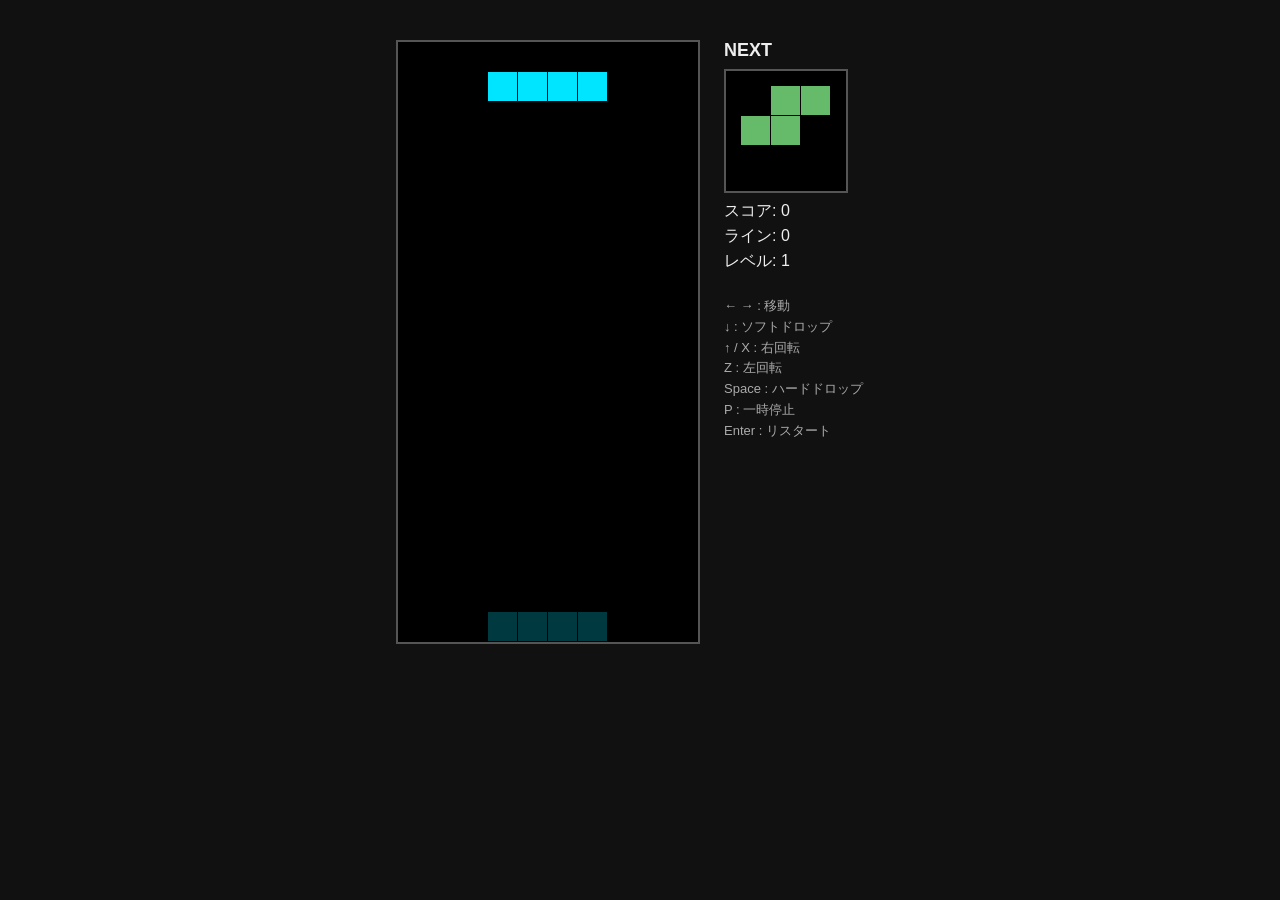
<file: game/tetris.html>
<!DOCTYPE html>
<html lang="ja">
<head>
<meta charset="UTF-8">
<title>テトリス</title>
<style>
  body { margin:0; background:#111; color:#eee; font-family:sans-serif;
         display:flex; justify-content:center; align-items:flex-start; gap:24px; padding-top:40px; }
  canvas { background:#000; border:2px solid #555; }
  .side { min-width:160px; }
  .side h2 { margin:0 0 8px; font-size:18px; }
  .side p { margin:4px 0; }
  .help { margin-top:24px; font-size:13px; color:#aaa; line-height:1.6; }
</style>
</head>
<body>
<canvas id="board" width="300" height="600"></canvas>
<div class="side">
  <h2>NEXT</h2>
  <canvas id="next" width="120" height="120"></canvas>
  <p>スコア: <span id="score">0</span></p>
  <p>ライン: <span id="lines">0</span></p>
  <p>レベル: <span id="level">1</span></p>
  <div class="help">
    ← → : 移動<br>↓ : ソフトドロップ<br>↑ / X : 右回転<br>Z : 左回転<br>
    Space : ハードドロップ<br>P : 一時停止<br>Enter : リスタート
  </div>
</div>
<script>
const COLS = 10, ROWS = 20, SIZE = 30;
const board = document.getElementById('board').getContext('2d');
const next = document.getElementById('next').getContext('2d');

const SHAPES = {
  I: [[0,0,0,0],[1,1,1,1],[0,0,0,0],[0,0,0,0]],
  O: [[1,1],[1,1]],
  T: [[0,1,0],[1,1,1],[0,0,0]],
  S: [[0,1,1],[1,1,0],[0,0,0]],
  Z: [[1,1,0],[0,1,1],[0,0,0]],
  J: [[1,0,0],[1,1,1],[0,0,0]],
  L: [[0,0,1],[1,1,1],[0,0,0]],
};
const COLORS = { I:'#00e5ff', O:'#ffeb3b', T:'#ab47bc', S:'#66bb6a', Z:'#ef5350', J:'#42a5f5', L:'#ffa726' };

let grid, piece, nextType, bag, score, lines, level, dropTimer, lastTime, gameOver, paused;

const emptyGrid = () => Array.from({ length: ROWS }, () => Array(COLS).fill(null));

// 7種1セットのランダム(7-bag)
function drawType() {
  if (!bag || bag.length === 0) {
    bag = Object.keys(SHAPES);
    for (let i = bag.length - 1; i > 0; i--) {
      const j = Math.floor(Math.random() * (i + 1));
      [bag[i], bag[j]] = [bag[j], bag[i]];
    }
  }
  return bag.pop();
}

function spawn() {
  const type = nextType;
  nextType = drawType();
  const shape = SHAPES[type].map(r => r.slice());
  piece = { type, shape, x: Math.floor((COLS - shape[0].length) / 2), y: type === 'I' ? -1 : 0 };
  if (collides(piece.shape, piece.x, piece.y)) gameOver = true;
}

function collides(shape, px, py) {
  for (let y = 0; y < shape.length; y++)
    for (let x = 0; x < shape[y].length; x++) {
      if (!shape[y][x]) continue;
      const nx = px + x, ny = py + y;
      if (nx < 0 || nx >= COLS || ny >= ROWS) return true;
      if (ny >= 0 && grid[ny][nx]) return true;
    }
  return false;
}

function rotate(shape, dir) {
  const n = shape.length;
  const res = Array.from({ length: n }, () => Array(n).fill(0));
  for (let y = 0; y < n; y++)
    for (let x = 0; x < n; x++)
      if (dir > 0) res[x][n - 1 - y] = shape[y][x];
      else res[n - 1 - x][y] = shape[y][x];
  return res;
}

function tryRotate(dir) {
  const rotated = rotate(piece.shape, dir);
  // 壁際でも回せるよう左右にずらして試す(簡易キック)
  for (const dx of [0, -1, 1, -2, 2]) {
    if (!collides(rotated, piece.x + dx, piece.y)) {
      piece.shape = rotated; piece.x += dx; return;
    }
  }
}

function move(dx, dy) {
  if (!collides(piece.shape, piece.x + dx, piece.y + dy)) {
    piece.x += dx; piece.y += dy; return true;
  }
  return false;
}

function lock() {
  piece.shape.forEach((row, y) => row.forEach((v, x) => {
    if (v && piece.y + y >= 0) grid[piece.y + y][piece.x + x] = piece.type;
  }));
  clearLines();
  spawn();
}

function clearLines() {
  let cleared = 0;
  for (let y = ROWS - 1; y >= 0; y--) {
    if (grid[y].every(c => c)) {
      grid.splice(y, 1);
      grid.unshift(Array(COLS).fill(null));
      cleared++; y++;
    }
  }
  if (cleared) {
    score += [0, 100, 300, 500, 800][cleared] * level;
    lines += cleared;
    level = Math.floor(lines / 10) + 1;
  }
}

function hardDrop() {
  let d = 0;
  while (move(0, 1)) d++;
  score += d * 2;
  lock();
}

const dropInterval = () => Math.max(100, 1000 - (level - 1) * 90);

function drawCell(ctx, x, y, color, alpha = 1) {
  ctx.globalAlpha = alpha;
  ctx.fillStyle = color;
  ctx.fillRect(x * SIZE, y * SIZE, SIZE - 1, SIZE - 1);
  ctx.globalAlpha = 1;
}

function render() {
  board.clearRect(0, 0, COLS * SIZE, ROWS * SIZE);
  grid.forEach((row, y) => row.forEach((c, x) => { if (c) drawCell(board, x, y, COLORS[c]); }));

  // ゴースト(落下予測位置)
  let gy = piece.y;
  while (!collides(piece.shape, piece.x, gy + 1)) gy++;
  piece.shape.forEach((row, y) => row.forEach((v, x) => {
    if (v) drawCell(board, piece.x + x, gy + y, COLORS[piece.type], 0.25);
  }));
  piece.shape.forEach((row, y) => row.forEach((v, x) => {
    if (v) drawCell(board, piece.x + x, piece.y + y, COLORS[piece.type]);
  }));

  next.clearRect(0, 0, 120, 120);
  const ns = SHAPES[nextType];
  const off = (4 - ns.length) / 2;
  ns.forEach((row, y) => row.forEach((v, x) => { if (v) drawCell(next, x + off, y + off, COLORS[nextType]); }));

  document.getElementById('score').textContent = score;
  document.getElementById('lines').textContent = lines;
  document.getElementById('level').textContent = level;

  if (gameOver || paused) {
    board.fillStyle = 'rgba(0,0,0,0.6)';
    board.fillRect(0, 0, COLS * SIZE, ROWS * SIZE);
    board.fillStyle = '#fff';
    board.font = 'bold 28px sans-serif';
    board.textAlign = 'center';
    board.fillText(gameOver ? 'GAME OVER' : 'PAUSE', COLS * SIZE / 2, ROWS * SIZE / 2);
    if (gameOver) {
      board.font = '16px sans-serif';
      board.fillText('Enterでリスタート', COLS * SIZE / 2, ROWS * SIZE / 2 + 32);
    }
  }
}

function loop(time) {
  const dt = time - lastTime;
  lastTime = time;
  if (!gameOver && !paused) {
    dropTimer += dt;
    if (dropTimer > dropInterval()) {
      dropTimer = 0;
      if (!move(0, 1)) lock();
    }
  }
  render();
  requestAnimationFrame(loop);
}

function reset() {
  grid = emptyGrid();
  bag = [];
  score = 0; lines = 0; level = 1;
  dropTimer = 0;
  gameOver = false; paused = false;
  nextType = drawType();
  spawn();
}

document.addEventListener('keydown', e => {
  if (e.key === 'Enter') { reset(); return; }
  if (gameOver) return;
  if (e.key === 'p' || e.key === 'P') { paused = !paused; return; }
  if (paused) return;
  switch (e.key) {
    case 'ArrowLeft': move(-1, 0); break;
    case 'ArrowRight': move(1, 0); break;
    case 'ArrowDown': if (move(0, 1)) score += 1; dropTimer = 0; break;
    case 'ArrowUp': case 'x': case 'X': tryRotate(1); break;
    case 'z': case 'Z': tryRotate(-1); break;
    case ' ': hardDrop(); break;
    default: return;
  }
  e.preventDefault();
});

reset();
lastTime = performance.now();
requestAnimationFrame(loop);
</script>
</body>
</html>
</file>
<file: guide/style.css>
:root {
  --accent: #d97757;
  --accent-soft: #fbeee8;
  --text: #2b2b2b;
  --muted: #6b6b6b;
  --line: #e5e1dc;
  --bg: #faf8f5;
  --side-w: 270px;
  --top-h: 56px;
}

* { box-sizing: border-box; }
html { scroll-behavior: smooth; scroll-padding-top: calc(var(--top-h) + 12px); }
body {
  margin: 0; background: var(--bg); color: var(--text);
  font-family: "Hiragino Sans", "Yu Gothic UI", "Meiryo", sans-serif; line-height: 1.8;
}
a { color: #b4532f; }
code { background: #f0ece6; padding: 1px 6px; border-radius: 4px; font-size: 0.92em; }
kbd {
  background: #fff; border: 1px solid #ccc; border-bottom-width: 2px; border-radius: 4px;
  padding: 0 6px; font-size: 0.85em; font-family: inherit;
}

/* ---- 上部バー ---- */
.topbar {
  position: fixed; top: 0; left: 0; right: 0; height: var(--top-h); z-index: 20;
  display: flex; align-items: center; gap: 12px; padding: 0 20px;
  background: #fff; border-bottom: 1px solid var(--line);
}
.topbar h1 { margin: 0; font-size: 18px; }
.menu-toggle { display: none; font-size: 22px; background: none; border: none; cursor: pointer; }

/* ---- レイアウト ---- */
.layout { display: flex; padding-top: var(--top-h); }
.sidebar {
  position: fixed; top: var(--top-h); bottom: 0; width: var(--side-w);
  padding: 20px 16px; overflow-y: auto; background: #fff; border-right: 1px solid var(--line);
}
main { margin-left: var(--side-w); padding: 24px 48px 80px; max-width: calc(860px + var(--side-w)); width: 100%; }

/* ---- 目次と進み具合 ---- */
.progress { margin-bottom: 16px; }
.progress-label { font-size: 13px; color: var(--muted); display: flex; justify-content: space-between; }
.progress-bar { height: 8px; background: #eee; border-radius: 4px; overflow: hidden; margin-top: 4px; }
#progressFill { height: 100%; width: 0; background: var(--accent); transition: width 0.3s; }
.toc { padding-left: 0; list-style: none; counter-reset: toc -1; margin: 0; }
.toc li { counter-increment: toc; }
.toc a {
  display: block; padding: 8px 10px; border-radius: 6px; text-decoration: none; color: var(--text); font-size: 15px;
}
.toc a::before { content: counter(toc) ". "; color: var(--muted); }
.toc a:hover { background: #f5f2ee; }
.toc a.active { background: var(--accent-soft); color: #9c4426; font-weight: bold; }
.toc a .done-mark { color: #2f9e44; margin-left: 4px; }
.reset {
  margin-top: 24px; width: 100%; padding: 6px; font-size: 12px; color: var(--muted);
  background: none; border: 1px solid var(--line); border-radius: 6px; cursor: pointer;
}

/* ---- 本文 ---- */
section { padding: 8px 0 32px; border-bottom: 1px solid var(--line); margin-bottom: 24px; }
section:last-child { border-bottom: none; }
h2 { font-size: 26px; margin: 16px 0 12px; display: flex; align-items: center; gap: 10px; }
h2 .num {
  display: inline-flex; align-items: center; justify-content: center; width: 38px; height: 38px;
  border-radius: 50%; background: var(--accent); color: #fff; font-size: 20px; flex: none;
}
h3 { font-size: 19px; margin: 28px 0 8px; padding-left: 10px; border-left: 4px solid var(--accent); }
.lead { font-size: 17px; }
.badge {
  display: inline-block; font-size: 12px; padding: 0 8px; border-radius: 10px;
  background: #e8f0fe; color: #2f5bb7; font-weight: normal; vertical-align: middle;
}

/* 指示→作る→確かめる→伝える のサイクル */
.cycle { display: flex; align-items: stretch; gap: 6px; flex-wrap: wrap; margin: 12px 0; }
.cycle-step {
  flex: 1 1 140px; background: #fff; border: 1px solid var(--line); border-radius: 8px;
  padding: 10px; text-align: center; font-weight: bold;
}
.cycle-step small { display: block; font-weight: normal; color: var(--muted); font-size: 12px; line-height: 1.5; margin-top: 4px; }
.cycle-arrow { align-self: center; color: var(--accent); font-size: 20px; }

/* ---- 手順(チェックリスト) ---- */
.steps { list-style: none; padding: 0; counter-reset: step; }
.steps > li {
  counter-increment: step; position: relative; background: #fff; border: 1px solid var(--line);
  border-radius: 10px; padding: 14px 18px 14px 64px; margin: 12px 0; transition: background 0.2s;
}
.steps > li::before {
  content: counter(step); position: absolute; left: 18px; top: 14px; width: 30px; height: 30px;
  border-radius: 50%; background: #f0ece6; color: var(--muted); font-weight: bold;
  display: flex; align-items: center; justify-content: center;
}
.steps > li.checked { background: #f3faf4; border-color: #cfe8d4; }
.steps > li.checked::before { content: "✓"; background: #2f9e44; color: #fff; }
.steps h4 { margin: 2px 0 6px; font-size: 16px; padding-right: 90px; }
.steps p { margin: 6px 0; }
.substeps { margin: 6px 0; padding-left: 22px; font-size: 14px; }
.substeps li { margin: 2px 0; }
.check {
  position: absolute; right: 14px; top: 12px; font-size: 13px; color: var(--muted);
  display: flex; align-items: center; gap: 4px; cursor: pointer; user-select: none;
}
.check input { width: 18px; height: 18px; accent-color: #2f9e44; cursor: pointer; }

/* ---- AIへの指示例 ---- */
.prompt {
  position: relative; background: #2d2a26; color: #f3efe9; border-radius: 8px;
  padding: 12px 84px 12px 40px; margin: 8px 0; font-size: 14px; line-height: 1.7;
}
.prompt::before { content: "💬"; position: absolute; left: 12px; top: 11px; }
.copy {
  position: absolute; right: 8px; top: 8px; font-size: 12px; padding: 3px 10px;
  background: #4a453f; color: #f3efe9; border: 1px solid #6b655d; border-radius: 4px; cursor: pointer;
}
.copy:hover { background: #5a544c; }

/* ---- 補足ボックス ---- */
.callout { border-radius: 8px; padding: 10px 14px; margin: 10px 0; font-size: 14px; }
.callout.tip { background: #eef7ee; border-left: 4px solid #2f9e44; }
.callout.warn { background: #fff4e5; border-left: 4px solid #e8a33d; }
.callout.note { background: #eef3fb; border-left: 4px solid #5b8bd6; }
.trouble { background: #fff; border: 1px solid var(--line); border-radius: 8px; padding: 10px 16px; margin: 16px 0; }
.trouble summary { cursor: pointer; font-weight: bold; }

/* ---- スクリーンショット ---- */
figure.shot { margin: 10px 0; }
/* 縦長の画像が本文を埋め尽くさないよう高さを抑える(クリックで原寸を別タブ表示) */
figure.shot img { display: block; max-width: 100%; max-height: 460px; width: auto; height: auto; cursor: zoom-in; border: 1px solid var(--line); border-radius: 6px; box-shadow: 0 2px 8px rgba(0,0,0,0.08); }
figure.shot figcaption { font-size: 12px; color: var(--muted); margin-top: 4px; }
.shot-placeholder {
  display: flex; align-items: center; justify-content: center; height: 120px;
  border: 2px dashed #d6d0c8; border-radius: 6px; color: #a59d93; font-size: 13px; background: #fcfbf9;
}

table.tips { border-collapse: collapse; width: 100%; background: #fff; }
table.tips th, table.tips td { border: 1px solid var(--line); padding: 8px 12px; text-align: left; }
table.tips th { background: #f5f2ee; width: 160px; white-space: nowrap; }
.url { font-family: Consolas, monospace; background: #fff; border: 1px dashed var(--line); padding: 8px 12px; border-radius: 6px; }
.open-apps {
  display: inline-block; background: var(--accent); color: #fff; text-decoration: none; font-weight: bold;
  padding: 8px 18px; border-radius: 6px;
}
.open-apps:hover { opacity: 0.9; }
.finish { margin-top: 24px; padding: 16px; text-align: center; background: var(--accent-soft); border-radius: 10px; font-size: 17px; }

.toast {
  position: fixed; bottom: 24px; left: 50%; transform: translateX(-50%) translateY(20px);
  background: #2d2a26; color: #fff; padding: 8px 18px; border-radius: 20px; font-size: 14px;
  opacity: 0; pointer-events: none; transition: all 0.25s; z-index: 30;
}
.toast.show { opacity: 1; transform: translateX(-50%) translateY(0); }

/* ---- スマホ・狭い画面 ---- */
@media (max-width: 860px) {
  .menu-toggle { display: block; }
  .sidebar { transform: translateX(-100%); transition: transform 0.25s; z-index: 15; box-shadow: 2px 0 12px rgba(0,0,0,0.1); }
  .sidebar.open { transform: none; }
  main { margin-left: 0; padding: 16px 16px 60px; }
  .steps > li { padding-left: 56px; }
  .steps h4 { padding-right: 0; padding-top: 22px; }
  .cycle-arrow { display: none; }
}
</file>
